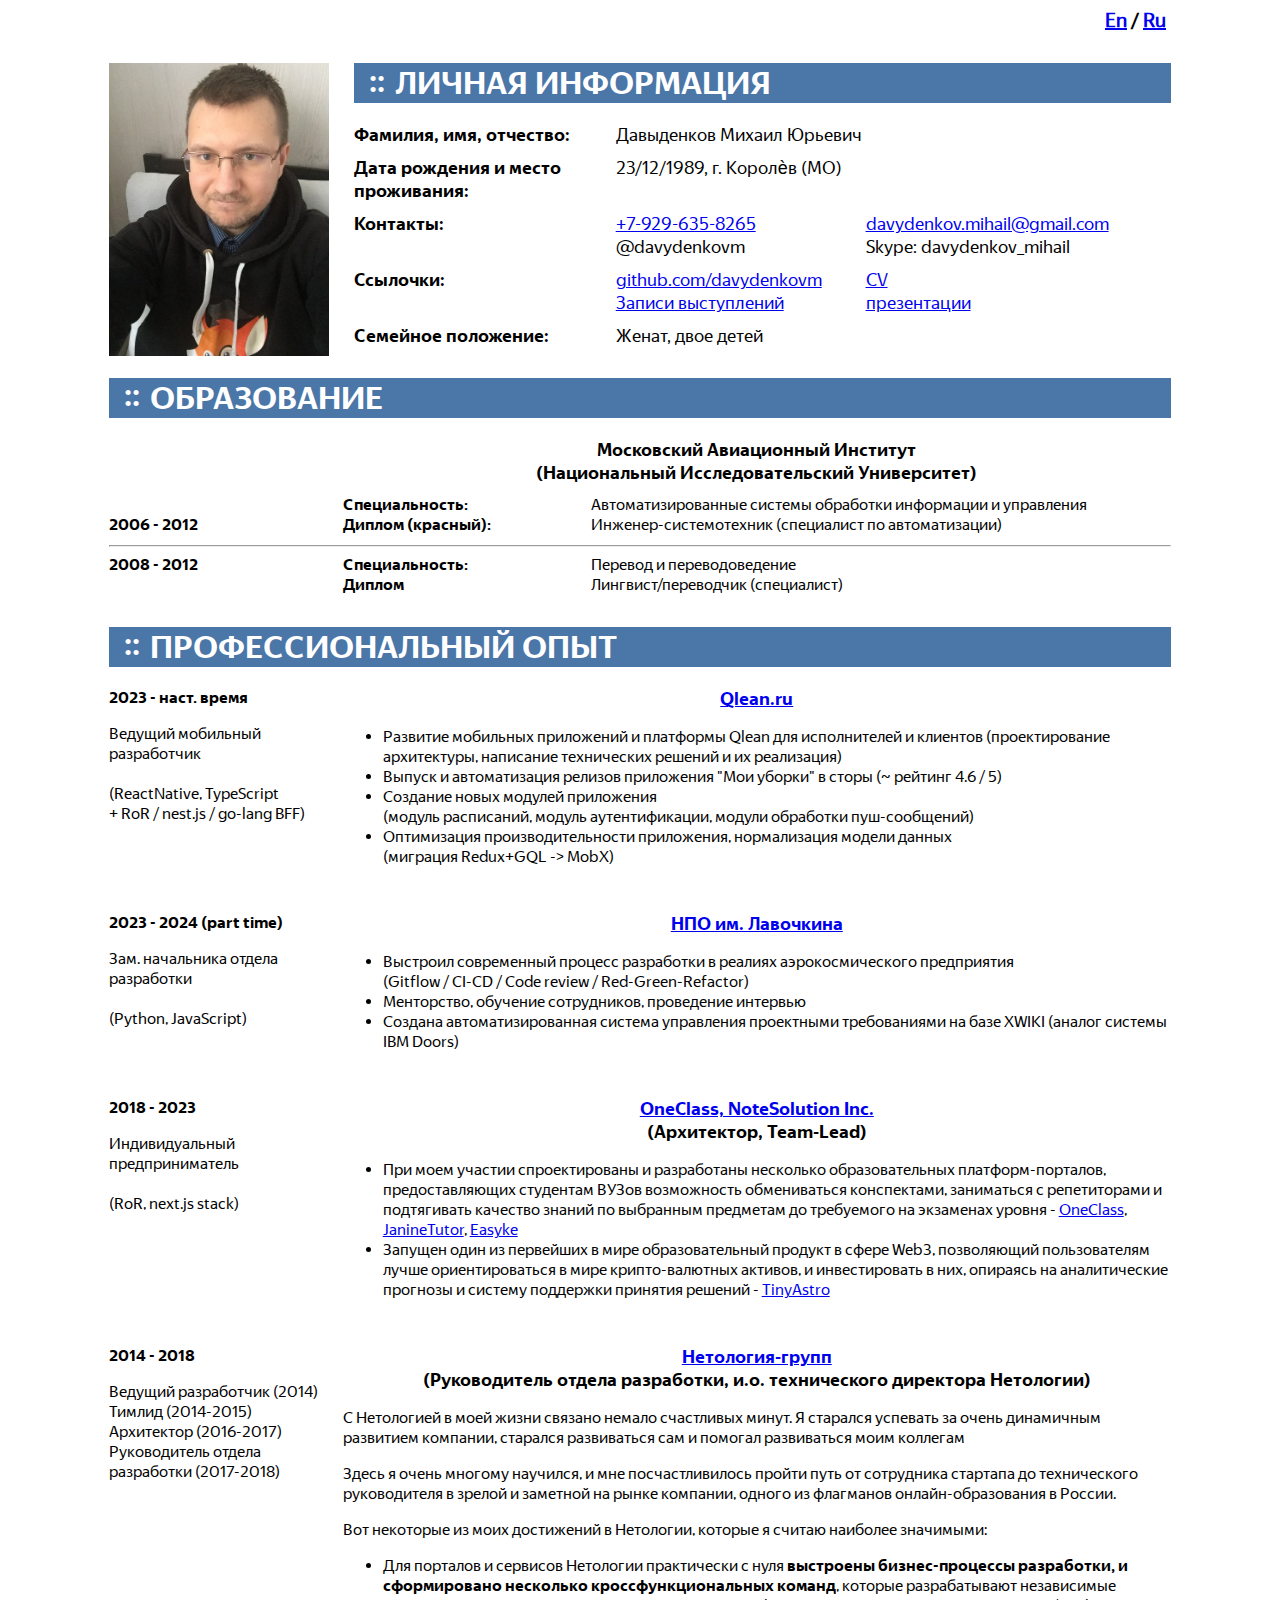
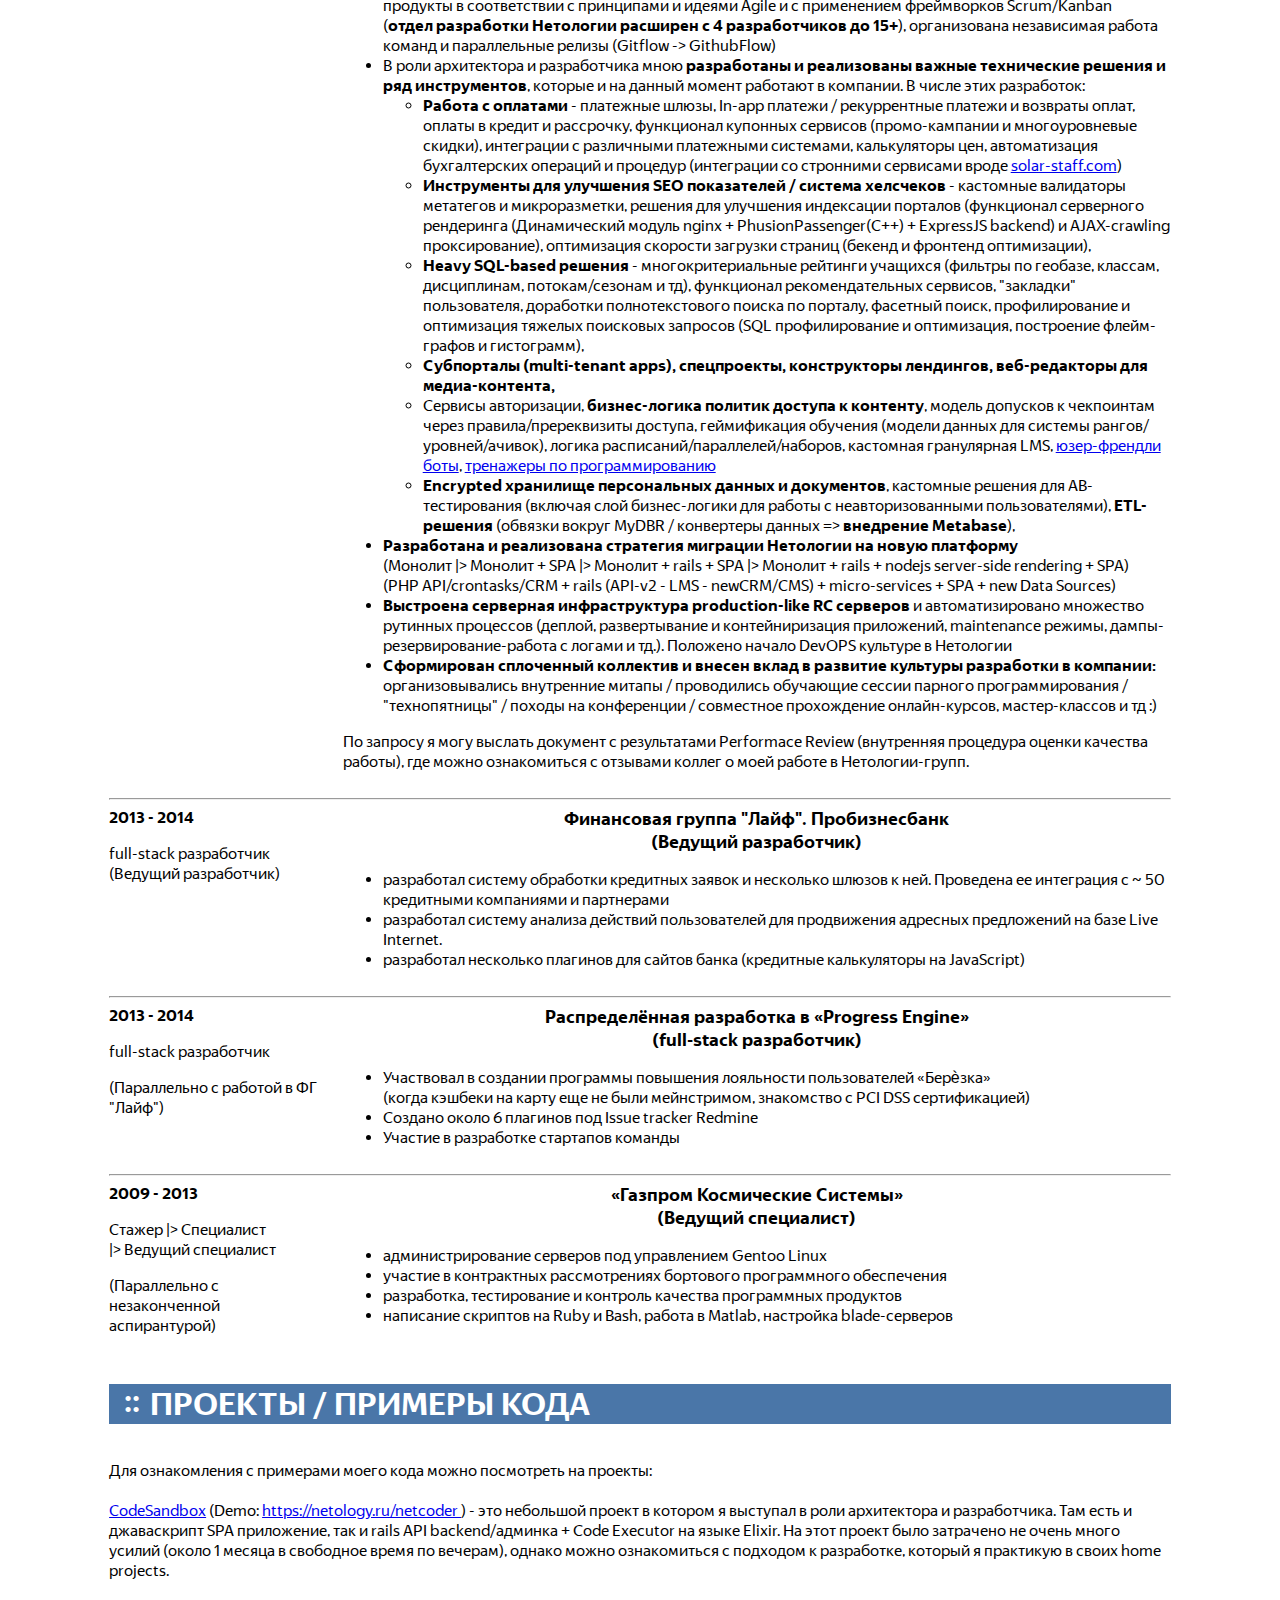
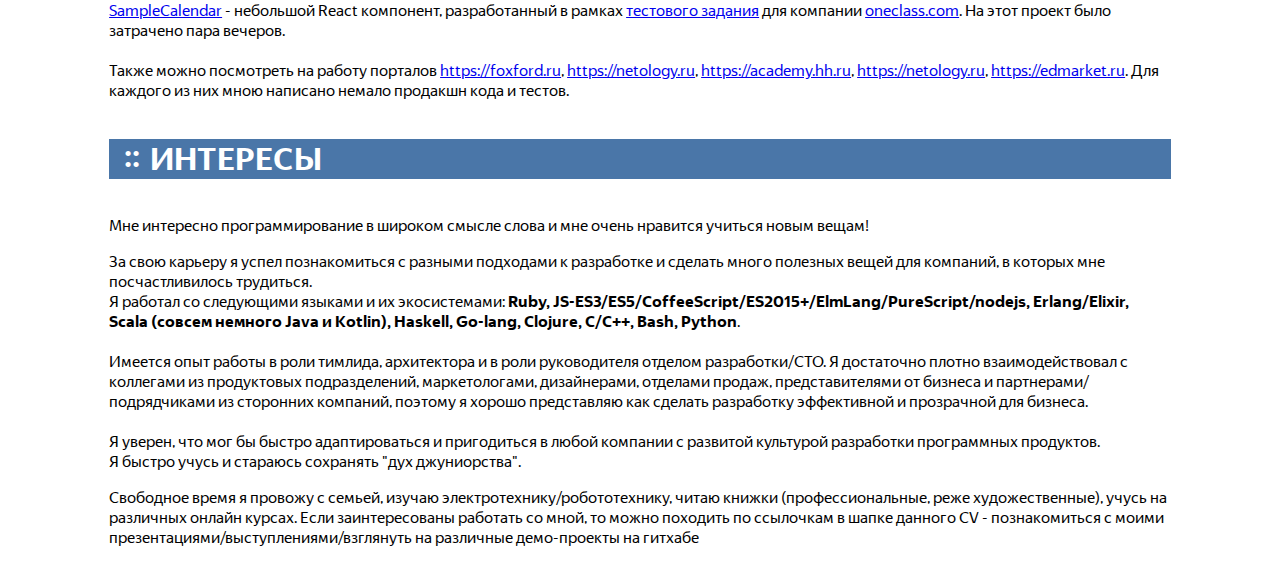
<file: index.html>
<!doctype html>
<html lang="en">
  <head>
    <meta charset="utf-8">
    <title>Davydenkov Mikhail. CV</title>
    <meta name="apple-mobile-web-app-capable" content="yes" />
    <meta name="apple-mobile-web-app-status-bar-style" content="black-translucent" />
    <meta name="viewport" content="width=device-width, initial-scale=1.0, maximum-scale=1.0, user-scalable=no, minimal-ui">

    <link rel="stylesheet" href="index.css">
  </head>

  <body>

    <div class="cv-container">
      <div class="cv-language-switcher"> <a href="index-en.html">En</a> / <a href="index.html">Ru</a> </div>
    </div>
    <div class="cv-container">
      <div class="cv-header-container">
        <div class="cv-photo">
          <!-- <img src="assets/images/MikhailDavydenkov.png" alt="Avatar" class="cv-photo-img"> -->
          <img src="assets/images/davydenkovm-photo.jfif" alt="Avatar" class="cv-photo-img">
        </div>

        <section class="cv-main-info">
          <div class="cv-title">
            <h1 class="cv-title-text cv-title-text--with-margin"> Личная информация </h1>
          </div>

          <div class="cv-main-about">
            <div class="cv-main-text--bold"> Фамилия, имя, отчество: </div>
            <div class="cv-main-text"> Давыденков Михаил Юрьевич </div>

            <div class="cv-main-text--bold"> Дата рождения и место проживания: </div>
            <div class="cv-main-text"> 23/12/1989, г. Королѐв (МО)</div>

            <div class="cv-main-text--bold"> Контакты: </div>
            <div class="cv-main-text cv-main-contacts">
              <a class="cv-contact" href="tel:+79296358265"> +7-929-635-8265 </a>
              <a class="cv-contact" href="mailto:davydenkov.mihail@gmail.com"> davydenkov.mihail@gmail.com </a>
              <span class="cv-contact"> @davydenkovm </span>
              <span class="cv-contact"> Skype: davydenkov_mihail </span>
            </div>

            <div class="cv-main-text--bold"> Cсылочки: </div>
            <div class="cv-main-text cv-main-links">
              <a href="https://github.com/DavydenkovM"> github.com/davydenkovm </a>
              <a href="https://davydenkovm.github.io"> CV </a>
              <a href="https://www.youtube.com/watch?v=UPuSjj0T1oU&list=PLLwpkN2hzL0ABdcjeujUwFb9rAgF_r3Ob"> Записи выступлений </a>
              <a href="https://davydenkovm.github.io/presentations"> презентации </a>
            </div>

            <div class="cv-main-text--bold"> Семейное положение: </div>
            <div class="cv-main-text"> Женат, двое детей </div>
          </div>
        </section>
      </div>

      <section class="cv-body-container">
        <div class="cv-body-content">
          <div class="cv-title cv-body-title">
            <h1 class="cv-title-text"> Образование </h1>
          </div>

          <div class="cv-university-record">
            <div class="cv-university-record-dates cv-university-record-dates--bottom">
              <b> 2006 - 2012 </b>
            </div>

            <div class="cv-university-record-content">
              <div class="cv-university-record-title"> Московский Авиационный Институт <br> (Национальный Исследовательский Университет)</div>

              <div class="cv-university-record-table">
                <div class="cv-university-record-text cv-university-record-text--bold">
                  <b> Специальность: </b>
                </div>
                <div class="cv-university-record-text">
                  Автоматизированные системы обработки информации и управления
                </div>

                <div class="cv-university-record-text cv-university-record-text--bold">
                  <b> Диплом (красный): </b>
                </div>
                <div class="cv-university-record-text">
                  Инженер-системотехник (специалист по автоматизации)
                </div>

              </div>
            </div>
          </div>

          <hr>

          <div class="cv-university-record">
            <div class="cv-university-record-dates">
              <b> 2008 - 2012 </b>
            </div>

            <div class="cv-university-record-content">
              <div class="cv-university-record-table">
                <div class="cv-university-record-text cv-university-record-text--bold">
                  <b> Специальность: </b>
                </div>
                <div class="cv-university-record-text">
                  Перевод и переводоведение
                </div>

                <div class="cv-university-record-text cv-university-record-text--bold">
                  <b> Диплом </b>
                </div>
                <div class="cv-university-record-text">
                  Лингвист/переводчик (специалист)
                </div>

              </div>
            </div>
          </div>
        </div>
      </section>

      <section class="cv-body-container">
        <div class="cv-body-content">
          <div class="cv-title cv-body-title">
            <h1 class="cv-title-text"> Профессиональный опыт </h1>
          </div>

          <div class="cv-job-record">
            <div class="cv-job-record-dates">
              <b> 2023 - наст. время</b>
              <p>
                Ведущий мобильный разработчик <br/><br/>(ReactNative, TypeScript <br/>+ RoR / nest.js / go-lang BFF)
              </p>
            </div>

            <div class="cv-job-record-content">
              <div class="cv-job-record-title"><a href="http://qlean.ru/">Qlean.ru</a></div>

              <div class="cv-job-record-description">
                <ul>
                  <li> Развитие мобильных приложений и платформы Qlean для исполнителей и клиентов (проектирование архитектуры, написание технических решений и их реализация)</li>
                  <li> Выпуск и автоматизация релизов приложения "Мои уборки" в сторы (~ рейтинг 4.6 / 5) </li>
                  <li> Создание новых модулей приложения <br/>(модуль расписаний, модуль аутентификации, модули обработки пуш-сообщений)</li>
                  <li> Оптимизация производительности приложения, нормализация модели данных <br/>(миграция Redux+GQL -> MobX)</li>
                </ul>
              </div>
            </div>
          </div>
          <br/>

          <div class="cv-job-record">
            <div class="cv-job-record-dates">
              <b> 2023 - 2024 (part time)</b>
              <p>
                Зам. начальника отдела разработки <br /><br />

                (Python, JavaScript)
              </p>
            </div>

            <div class="cv-job-record-content">
              <div class="cv-job-record-title"><a href="http://laspace.ru/">НПО им. Лавочкина</a></div>

              <div class="cv-job-record-description">
                <ul>
                  <li> Выстроил современный процесс разработки в реалиях аэрокосмического предприятия </br>(Gitflow / CI-CD / Code review / Red-Green-Refactor) </li>
                  <li> Менторство, обучение сотрудников, проведение интервью </li>
                  <li> Создана автоматизированная система управления проектными требованиями на базе XWIKI (аналог системы IBM Doors)</li>
                </ul>
              </div>
            </div>
          </div>

          <br/>
          <div class="cv-job-record">
            <div class="cv-job-record-dates">
              <b> 2018 - 2023 </b>
              <p>
                Индивидуальный предприниматель <br/><br/>
                (RoR, next.js stack)
              </p>
            </div>

            <div class="cv-job-record-content">
              <div class="cv-job-record-title"><a href="http://notesolution.com/">OneClass, NoteSolution Inc.</a> <br> (Архитектор, Team-Lead) </div>

              <div class="cv-job-record-description">
                <ul>
                  <li> При моем участии спроектированы и разработаны несколько образовательных платформ-порталов, предоставляющих студентам ВУЗов возможность обмениваться конспектами, заниматься с репетиторами и подтягивать качество знаний по выбранным предметам до требуемого на экзаменах уровня - <a href="https://oneclass.com">OneClass</a>, <a href="https://janinetutor.com/">JanineTutor</a>, <a href="https://www.easyke.com">Easyke</a></li>
                  <li> Запущен один из первейших в мире образовательный продукт в сфере Web3, позволяющий пользователям лучше ориентироваться в мире крипто-валютных активов, и инвестировать в них, опираясь на аналитические прогнозы и систему поддержки принятия решений - <a href="https://tinyastro.io/">TinyAstro</a></li>
                </ul>
              </div>
            </div>
          </div>

          <br/>
          <div class="cv-job-record">
            <div class="cv-job-record-dates">
              <b> 2014 - 2018 </b>
              <p>
                Ведущий разработчик (2014) <br>
                Тимлид (2014-2015) <br>
                Архитектор (2016-2017) <br>
                Руководитель отдела разработки (2017-2018)
              </p>
            </div>

            <div class="cv-job-record-content">
              <div class="cv-job-record-title"> <a href="https://netology.ru"> Нетология-групп </a> <br> (Руководитель отдела разработки, и.о. технического директора Нетологии)
              </div>

              <div class="cv-job-record-description">
                <p>
                С Нетологией в моей жизни связано немало счастливых минут. Я старался успевать за очень динамичным развитием компании, старался развиваться сам и помогал развиваться моим коллегам
                </p>
                <p>
                  Здесь я очень многому научился, и мне посчастливилось пройти путь от сотрудника стартапа до технического руководителя в зрелой и заметной на рынке компании, одного из флагманов онлайн-образования в России.
                </p>

                <p>
                  Вот некоторые из моих достижений в Нетологии, которые я считаю наиболее значимыми:
                </p>

                <ul>
                  <li> Для порталов и сервисов Нетологии практически с нуля <b> выстроены бизнес-процессы разработки, и сформировано несколько кроссфункциональных команд</b>, которые разрабатывают независимые продукты в соответствии с принципами и идеями Agile и с применением фреймворков Scrum/Kanban <br> (<b>отдел разработки Нетологии расширен с 4 разработчиков до 15+</b>), организована независимая работа команд и параллельные релизы (Gitflow -> GithubFlow) </li>
                  <li> В роли архитектора и разработчика мною <b> разработаны и реализованы важные технические решения и ряд инструментов</b>, которые и на данный момент работают в компании. В числе этих разработок:
                    <ul>
                      <li> <b> Работа с оплатами </b> - платежные шлюзы, In-app платежи / рекуррентные платежи и возвраты оплат, оплаты в кредит и рассрочку, функционал купонных сервисов (промо-кампании и многоуровневые скидки), интеграции с различными платежными системами, калькуляторы цен, автоматизация бухгалтерских операций и процедур (интеграции со стронними сервисами вроде <a href="https://www.solar-staff.com/">solar-staff.com</a>)</li>
                      <li> <b> Инструменты для улучшения SEO показателей / система хелсчеков</b> - кастомные валидаторы метатегов и микроразметки, решения для улучшения индексации порталов (функционал серверного рендеринга (Динамический модуль nginx + PhusionPassenger(C++) + ExpressJS backend) и AJAX-crawling проксирование), оптимизация скорости загрузки страниц (бекенд и фронтенд оптимизации), </li>
                      <li> <b> Heavy SQL-based решения </b> - многокритериальные рейтинги учащихся (фильтры по геобазе, классам, дисциплинам, потокам/сезонам и тд), функционал рекомендательных сервисов, "закладки" пользователя, доработки полнотекстового поиска по порталу, фасетный поиск, профилирование и оптимизация тяжелых поисковых запросов (SQL профилирование и оптимизация, построение флейм-графов и гистограмм), </li>
                      <li> <b> Субпорталы (multi-tenant apps), спецпроекты, конструкторы лендингов, веб-редакторы для медиа-контента, </b> </li>
                      <li> Сервисы авторизации, <b> бизнес-логика политик доступа к контенту</b>, модель допусков к чекпоинтам через правила/пререквизиты доступа, геймификация обучения (модели данных для системы рангов/уровней/ачивок), логика расписаний/параллелей/наборов, кастомная гранулярная LMS, <a href="https://github.com/DavydenkovM/sokrat"> юзер-френдли боты</a>, <a href="https://netology.ru/netcoder">тренажеры по программированию</a> </li>
                      <li> <b> Encrypted хранилище персональных данных и документов</b>, кастомные решения для AB-тестирования (включая слой бизнес-логики для работы с неавторизованными пользователями), <b> ETL-решения </b> (обвязки вокруг MyDBR / конвертеры данных => <b>внедрение Metabase</b>), </li>
                    </ul>
                  </li>
                  <li> <b> Разработана и реализована стратегия миграции Нетологии на новую платформу </b> <br>
                      (Монолит |> Монолит + SPA |> Монолит + rails + SPA |> Монолит + rails + nodejs server-side rendering + SPA) <br>
                      (PHP API/crontasks/CRM + rails (API-v2 - LMS - newCRM/CMS) + micro-services + SPA + new Data Sources)
                    <!-- <br> (<br> Если кому интересно, -->
                    <!-- PHP монолит был разделен на независимый фронтенд и бекенд, <br> фронтенд переписан на современный React стэк, <br> -->
                    <!-- Старый бекенд был разделен на три отдельных бекенда (бизнес-логика переписана на Ruby on Rails, серверный рендеринг реализован на связке Nginx + PhusionPassenger + Node.js, PHP часть доживает последние месяцы в виде CRON задач и ряда JSON API endpoints) -->
                    <!-- лг -->
                    <!-- <br> ) -->
                  </li>
                  <li> <b> Выстроена серверная инфраструктура production-like RC серверов </b> и автоматизировано множество рутинных процессов (деплой, развертывание и контейниризация приложений, maintenance режимы, дампы-резервирование-работа с логами и тд.). Положено начало DevOPS культуре в Нетологии </li>
                  <li> <b> Сформирован сплоченный коллектив и внесен вклад в развитие культуры разработки в компании:</b> организовывались внутренние митапы / проводились обучающие сессии парного программирования / "технопятницы" / походы на конференции / совместное прохождение онлайн-курсов, мастер-классов и тд :) </li>
                </ul>

                <p>
                  По запросу я могу выслать документ с результатами Performace Review (внутренняя процедура оценки качества работы), где можно ознакомиться с отзывами коллег о моей работе в Нетологии-групп.
                </p>
              </div>
            </div>
          </div>

          <hr>

          <div class="cv-job-record">
            <div class="cv-job-record-dates">
              <b> 2013 - 2014 </b>
              <p>
                full-stack разработчик <br>
                (Ведущий разработчик)
              </p>
            </div>

            <div class="cv-job-record-content">
              <div class="cv-job-record-title"> Финансовая группа "Лайф". Пробизнесбанк <br> (Ведущий разработчик)</div>

              <div class="cv-job-record-description">
                <ul>
                  <li> разработал систему обработки кредитных заявок и несколько шлюзов к ней. Проведена ее интеграция с ~ 50 кредитными компаниями и партнерами</li>
                  <li> разработал систему анализа действий пользователей для продвижения адресных предложений на базе Live Internet. </li>
                  <li> разработал несколько плагинов для сайтов банка (кредитные калькуляторы на JavaScript) </li>
                </ul>
              </div>
            </div>
          </div>

          <hr>

          <div class="cv-job-record">
            <div class="cv-job-record-dates">
              <b> 2013 - 2014 </b>
              <p>
                full-stack разработчик
              </p>

              <p>
                (Параллельно с работой в ФГ "Лайф")
              </p>
            </div>

            <div class="cv-job-record-content">
              <div class="cv-job-record-title"> Распределённая разработка в «Progress Engine» <br> (full-stack разработчик) </div>

              <div class="cv-job-record-description">
                <ul>
                  <li> Участвовал в создании программы повышения лояльности пользователей «Берѐзка» <br> (когда кэшбеки на карту еще не были мейнстримом, знакомство с PCI DSS сертификацией) </li>
                  <li> Создано около 6 плагинов под Issue tracker Redmine </li>
                  <li> Участие в разработке стартапов команды </li>
                </ul>
              </div>
            </div>
          </div>

          <hr>

          <div class="cv-job-record">
            <div class="cv-job-record-dates">
              <b> 2009 - 2013 </b>

              <p>
              Cтажер |> Специалист <br> |> Ведущий специалист
              </p>

              <p>
                (Параллельно с незаконченной аспирантурой)
              </p>
            </div>

            <div class="cv-job-record-content">
              <div class="cv-job-record-title"> «Газпром Космические Системы» <br> (Ведущий специалист) </div>

              <div class="cv-job-record-description">
                <ul>
                  <li> администрирование серверов под управлением Gentoo Linux </li>
                  <li> участие в контрактных рассмотрениях бортового программного обеспечения </li>
                  <li> разработка, тестирование и контроль качества программных продуктов </li>
                  <li> написание скриптов на Ruby и Bash, работа в Matlab, настройка blade-серверов </li>
                </ul>
              </div>
            </div>
          </div>
        </div>
      </section>

      <section class="cv-body-container">
        <div class="cv-body-content">
          <div class="cv-title cv-body-title">
            <h1 class="cv-title-text"> Проекты / Примеры кода </h1>
          </div>

          <p>
          Для ознакомления с примерами моего кода можно посмотреть на проекты: <br> <br> <a href="https://bitbucket.org/DavydenkovM/code_sandbox/overview">CodeSandbox</a> (Demo: <a href='https://netology.ru/netcoder'> https://netology.ru/netcoder </a>) - это небольшой проект в котором я выступал в роли архитектора и разработчика.  Там есть и джаваскрипт SPA приложение, так и rails API backend/админка + Code Executor на языке Elixir.
          На этот проект было затрачено не очень много усилий (около 1 месяца в свободное время по вечерам), однако можно ознакомиться с подходом к разработке, который я практикую в своих home projects.

          <br> <br>

          <a href="https://bitbucket.org/DavydenkovM/sample-calendar/overview">SampleCalendar</a> - небольшой React компонент, разработанный в рамках <a href="https://github.com/notesolution/front-end-oc-task">тестового задания</a> для компании <a href="https://oneclass.com">oneclass.com</a>.
          На этот проект было затрачено пара вечеров.

            <br> <br>

            Также можно посмотреть на работу порталов <a href="http://foxford.ru">https://foxford.ru</a>, <a href="https://netology.ru">https://netology.ru</a>, <a href="https://academy.hh.ru">https://academy.hh.ru</a>, <a href="https://edmarket.ru">https://netology.ru</a>, <a href="https://edmarket.ru">https://edmarket.ru</a>. Для каждого из них мною написано немало продакшн кода и тестов.
          </p>
        </div>
      </section>

      <section class="cv-body-container">
        <div class="cv-body-content">
          <div class="cv-title cv-body-title">
            <h1 class="cv-title-text"> Интересы </h1>
          </div>

          <p>
            Мне интересно программирование в широком смысле слова и мне очень нравится учиться новым вещам!
          </p>

          <p>
          За свою карьеру я успел познакомиться с разными подходами к разработке и сделать много полезных вещей для компаний, в которых мне посчастливилось трудиться. <br> Я работал со следующими языками и их экосистемами: <b> Ruby, JS-ES3/ES5/CoffeeScript/ES2015+/ElmLang/PureScript/nodejs, Erlang/Elixir, Scala (совсем немного Java и Kotlin), Haskell, Go-lang, Clojure, C/C++, Bash, Python</b>. <br> <br> Имеется опыт работы в роли тимлида, архитектора и в роли руководителя отделом разработки/CTO. Я достаточно плотно взаимодействовал с коллегами из продуктовых подразделений, маркетологами, дизайнерами, отделами продаж, представителями от бизнеса и партнерами/подрядчиками из сторонних компаний, поэтому я хорошо представляю как сделать разработку эффективной и прозрачной для бизнеса.<br> <br>
          Я уверен, что мог бы быстро адаптироваться и пригодиться в любой компании с развитой культурой разработки программных продуктов.
          <br> Я быстро учусь и стараюсь сохранять "дух джуниорства".
          </p>

          <p>
          Свободное время я провожу с семьей, изучаю электротехнику/робототехнику, читаю книжки (профессиональные, реже художественные), учусь на различных онлайн курсах. Если заинтересованы работать со мной, то можно походить по ссылочкам в шапке данного CV - познакомиться с моими презентациями/выступлениями/взглянуть на различные демо-проекты на гитхабе
          </p>
        </div>
      </section>
    </div>
  </body>
</html>
</file>
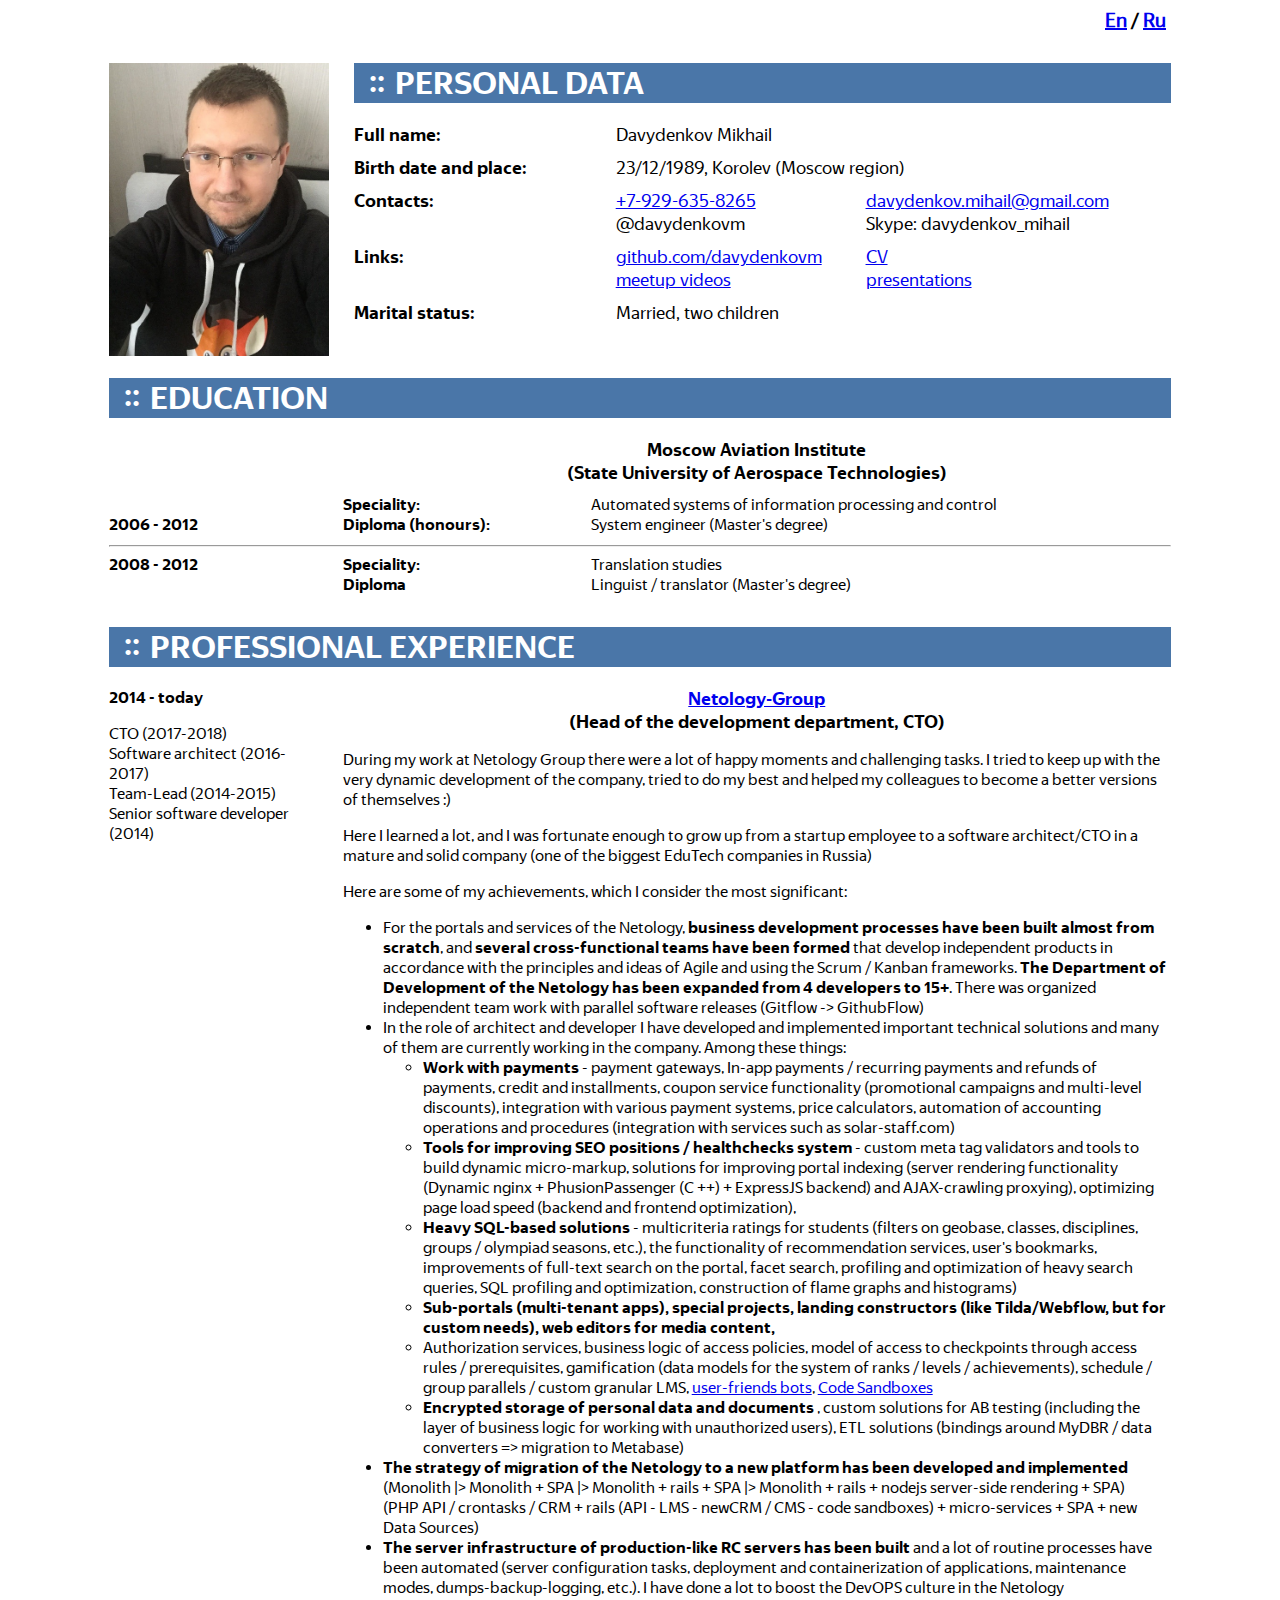
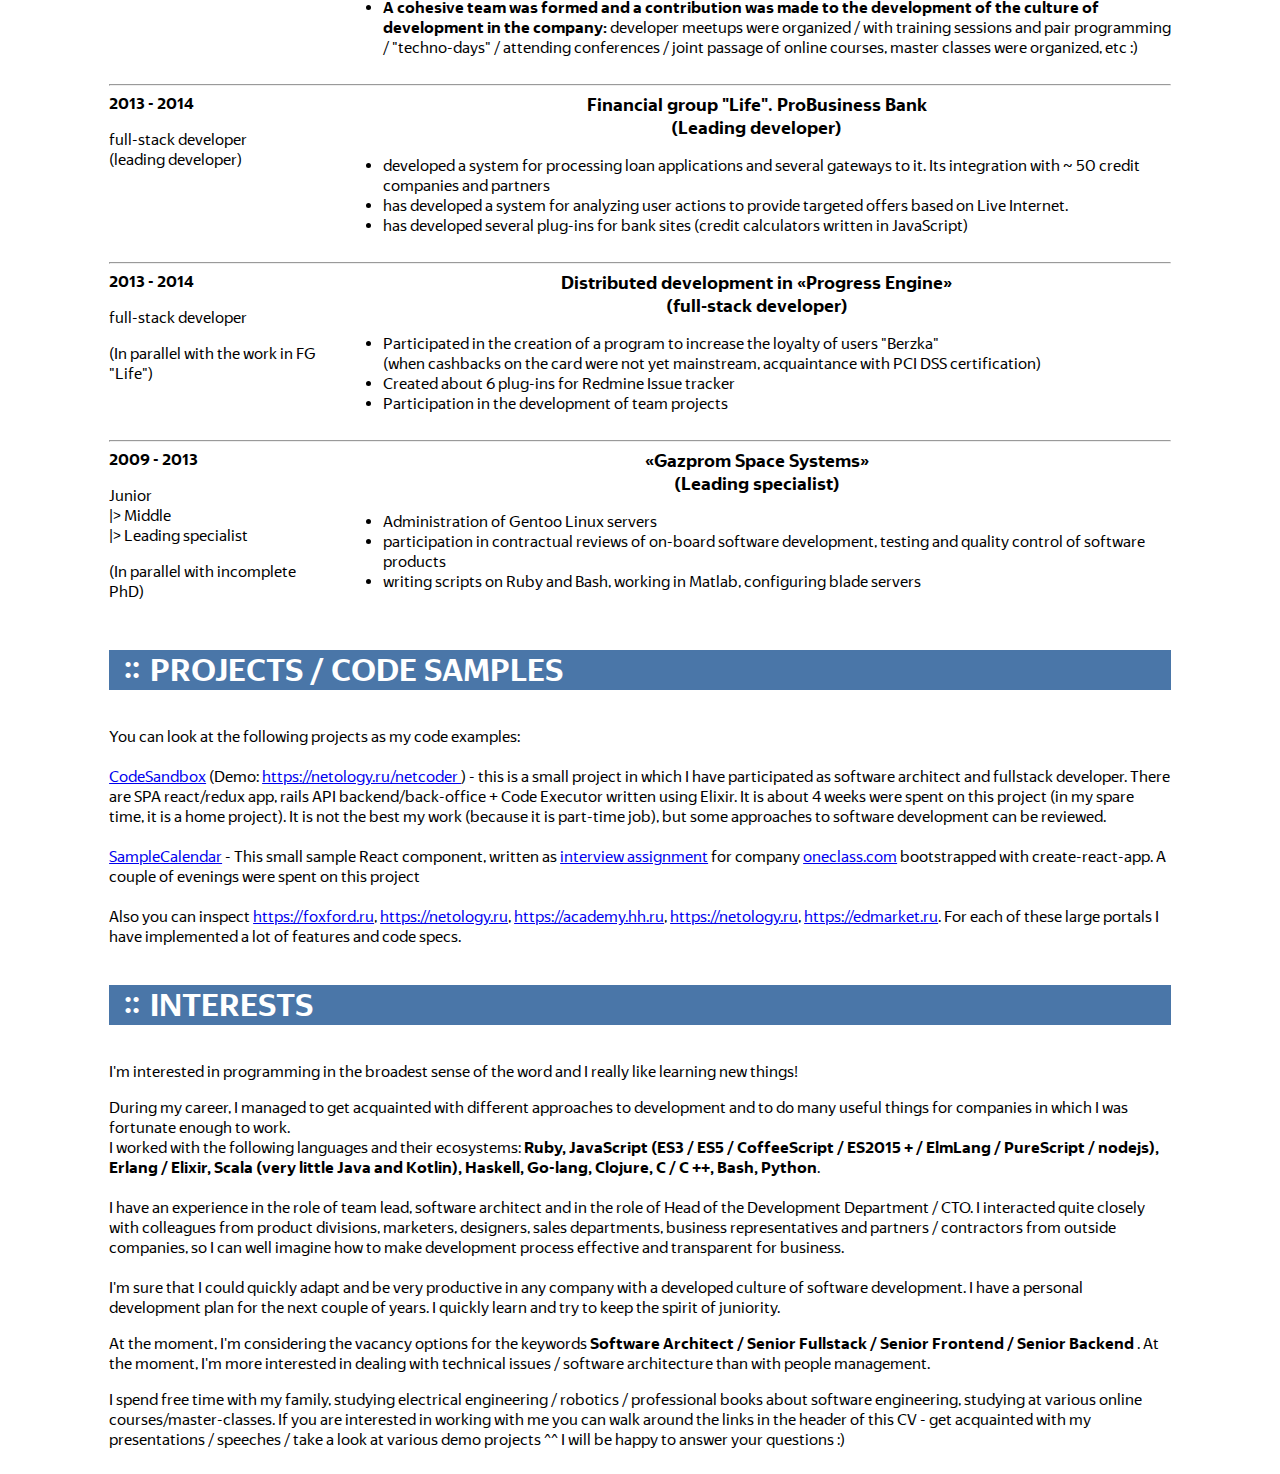
<file: index-en.html>
<!doctype html>
<html lang="en">
  <head>
    <meta charset="utf-8">
    <title>Davydenkov Mikhail. CV</title>
    <meta name="apple-mobile-web-app-capable" content="yes" />
    <meta name="apple-mobile-web-app-status-bar-style" content="black-translucent" />
    <meta name="viewport" content="width=device-width, initial-scale=1.0, maximum-scale=1.0, user-scalable=no, minimal-ui">

    <link rel="stylesheet" href="index.css">
  </head>

  <body>
    <div class="cv-container">
      <div class="cv-language-switcher"> <a href="index-en.html">En</a> / <a href="index.html">Ru</a> </div>
    </div>
    <div class="cv-container">
      <div class="cv-header-container">
        <!-- <h1 class="cv-title">Личная информация</h1> -->

        <div class="cv-photo">
          <!-- <img src="assets/images/MikhailDavydenkov.png" alt="Avatar" class="cv-photo-img"> -->
          <img src="assets/images/davydenkovm-photo.jfif" alt="Avatar" class="cv-photo-img">
        </div>

        <section class="cv-main-info">
          <div class="cv-title">
            <h1 class="cv-title-text cv-title-text--with-margin"> Personal data </h1>
          </div>

          <div class="cv-main-about">
            <div class="cv-main-text--bold"> Full name: </div>
            <div class="cv-main-text"> Davydenkov Mikhail </div>

            <div class="cv-main-text--bold"> Birth date and place: </div>
            <div class="cv-main-text"> 23/12/1989, Korolev (Moscow region)</div>

            <div class="cv-main-text--bold"> Contacts: </div>
            <div class="cv-main-text cv-main-contacts">
              <a class="cv-contact" href="tel:+79296358265"> +7-929-635-8265 </a>
              <a class="cv-contact" href="mailto:davydenkov.mihail@gmail.com"> davydenkov.mihail@gmail.com </a>
              <span class="cv-contact"> @davydenkovm </span>
              <span class="cv-contact"> Skype: davydenkov_mihail </span>
            </div>

            <div class="cv-main-text--bold"> Links: </div>
            <div class="cv-main-text cv-main-links">
              <a href="https://github.com/DavydenkovM">github.com/davydenkovm</a>
              <a href="https://davydenkovm.github.io/index.html">CV</a>
              <a href="https://www.youtube.com/watch?v=UPuSjj0T1oU&list=PLLwpkN2hzL0ABdcjeujUwFb9rAgF_r3Ob">meetup videos</a>
              <a href="https://davydenkovm.github.io/presentations">presentations</a>
            </div>

            <div class="cv-main-text--bold"> Marital status: </div>
            <div class="cv-main-text"> Married, two children </div>
          </div>
        </section>
      </div>

      <section class="cv-body-container">
        <div class="cv-body-content">
          <div class="cv-title cv-body-title">
            <h1 class="cv-title-text"> Education </h1>
          </div>

          <div class="cv-university-record">
            <div class="cv-university-record-dates cv-university-record-dates--bottom">
              <b> 2006 - 2012 </b>
            </div>

            <div class="cv-university-record-content">
              <div class="cv-university-record-title"> Moscow Aviation Institute <br> (State University of Aerospace Technologies) </div>

              <div class="cv-university-record-table">
                <div class="cv-university-record-text cv-university-record-text--bold">
                  <b> Speciality: </b>
                </div>
                <div class="cv-university-record-text">
                  Automated systems of information processing and control
                </div>

                <div class="cv-university-record-text cv-university-record-text--bold">
                  <b> Diploma (honours): </b>
                </div>
                <div class="cv-university-record-text">
                  System engineer (Master's degree)
                </div>

              </div>
            </div>
          </div>

          <hr>

          <div class="cv-university-record">
            <div class="cv-university-record-dates">
              <b> 2008 - 2012 </b>
            </div>

            <div class="cv-university-record-content">
              <div class="cv-university-record-table">
                <div class="cv-university-record-text cv-university-record-text--bold">
                  <b> Speciality: </b>
                </div>
                <div class="cv-university-record-text">
                  Translation studies
                </div>

                <div class="cv-university-record-text cv-university-record-text--bold">
                  <b> Diploma </b>
                </div>
                <div class="cv-university-record-text">
                  Linguist / translator (Master's degree)
                </div>

              </div>
            </div>
          </div>
        </div>
      </section>

      <section class="cv-body-container">
        <div class="cv-body-content">
          <div class="cv-title cv-body-title">
            <h1 class="cv-title-text"> Professional experience </h1>
          </div>

          <div class="cv-job-record">
            <div class="cv-job-record-dates">
              <b> 2014 - today </b>
              <p>
                CTO (2017-2018) <br>
                Software architect (2016-2017) <br>
                Team-Lead (2014-2015) <br>
                Senior software developer (2014)
              </p>
            </div>

            <div class="cv-job-record-content">
              <div class="cv-job-record-title"> <a href="https://netology.ru">Netology-Group</a> <br> (Head of the development department, CTO)
              </div>

              <div class="cv-job-record-description">
                <p>
                During my work at Netology Group there were a lot of happy moments and challenging tasks. I tried to keep up with the very dynamic development of the company, tried to do my best and helped my colleagues to become a better versions of themselves :)
                </p>
                <p>
                Here I learned a lot, and I was fortunate enough to grow up from a startup employee to a software architect/CTO in a mature and solid company (one of the biggest EduTech companies in Russia)
                </p>

                <p>
                  Here are some of my achievements, which I consider the most significant:
                </p>

                <ul>
                  <li>
                    For the portals and services of the Netology, <b> business development processes have been built almost from scratch</b>, and <b>several cross-functional teams have been formed </b> that develop independent products in accordance with the principles and ideas of Agile and using the Scrum / Kanban frameworks. <b>The Department of Development of the Netology has been expanded from 4 developers to 15+</b>. There was organized independent team work with parallel software releases (Gitflow -> GithubFlow)
                  </li>

                  <li>
                    In the role of architect and developer I have developed and implemented important technical solutions and many of them are currently working in the company. Among these things:
                    <ul>
                      <li>
                        <b> Work with payments </b> - payment gateways, In-app payments / recurring payments and refunds of payments, credit and installments, coupon service functionality (promotional campaigns and multi-level discounts), integration with various payment systems, price calculators, automation of accounting operations and procedures (integration with services such as solar-staff.com)
                      </li>

                      <li>
                        <b> Tools for improving SEO positions / healthchecks system </b> - custom meta tag validators and tools to build dynamic micro-markup, solutions for improving portal indexing (server rendering functionality (Dynamic nginx + PhusionPassenger (C ++) + ExpressJS backend) and AJAX-crawling proxying), optimizing page load speed (backend and frontend optimization),
                      </li>

                      <li>
                        <b> Heavy SQL-based solutions </b> - multicriteria ratings for students (filters on geobase, classes, disciplines, groups / olympiad seasons, etc.), the functionality of recommendation services, user's bookmarks, improvements of full-text search on the portal, facet search, profiling and optimization of heavy search queries, SQL profiling and optimization, construction of flame graphs and histograms)
                      </li>
                      <li>
                        <b> Sub-portals (multi-tenant apps), special projects, landing constructors (like Tilda/Webflow, but for custom needs), web editors for media content, </b>
                      </li>
                      <li>
                        Authorization services, business logic of access policies, model of access to checkpoints through access rules / prerequisites, gamification (data models for the system of ranks / levels / achievements), schedule / group parallels / custom granular LMS, <a href="https://github.com/DavydenkovM/sokrat">user-friends bots</a>, <a href="https://netology.ru/netcoder">Code Sandboxes</a> </li>
                      <li>
                        <b> Encrypted storage of personal data and documents </b>, custom solutions for AB testing (including the layer of business logic for working with unauthorized users), ETL solutions (bindings around MyDBR / data converters => migration to Metabase)
                      </li>
                    </ul>
                  </li>
                  <li>
                    <b> The strategy of migration of the Netology to a new platform has been developed and implemented </b>
                    (Monolith |> Monolith + SPA |> Monolith + rails + SPA |> Monolith + rails + nodejs server-side rendering + SPA) <br>
                    (PHP API / crontasks / CRM + rails (API - LMS - newCRM / CMS - code sandboxes) + micro-services + SPA + new Data Sources)
                  </li>
                  <li>
                    <b> The server infrastructure of production-like RC servers has been built </b> and a lot of routine processes have been automated (server configuration tasks, deployment and containerization of applications, maintenance modes, dumps-backup-logging, etc.). I have done a lot to boost the DevOPS culture in the Netology
                  </li>
                  <li>
                    <b> A cohesive team was formed and a contribution was made to the development of the culture of development in the company:</b> developer meetups were organized / with training sessions and pair programming / "techno-days" / attending conferences / joint passage of online courses, master classes were organized, etc :)
                  </li>
                </ul>
              </div>
            </div>
          </div>

          <hr>

          <div class="cv-job-record">
            <div class="cv-job-record-dates">
              <b> 2013 - 2014 </b>
              <p>
                full-stack developer <br>
                (leading developer)
              </p>
            </div>

            <div class="cv-job-record-content">
              <div class="cv-job-record-title"> Financial group "Life". ProBusiness Bank<br> (Leading developer)</div>

              <div class="cv-job-record-description">
                <ul>
                  <li> developed a system for processing loan applications and several gateways to it. Its integration with ~ 50 credit companies and partners </li>
                  <li> has developed a system for analyzing user actions to provide targeted offers based on Live Internet. </li>
                  <li> has developed several plug-ins for bank sites (credit calculators written in JavaScript) </li>
                </ul>
              </div>
            </div>
          </div>

          <hr>

          <div class="cv-job-record">
            <div class="cv-job-record-dates">
              <b> 2013 - 2014 </b>
              <p>
                full-stack developer
              </p>

              <p>
                (In parallel with the work in FG "Life")
              </p>
            </div>

            <div class="cv-job-record-content">
              <div class="cv-job-record-title"> Distributed development in «Progress Engine» <br> (full-stack developer) </div>

              <div class="cv-job-record-description">
                <ul>
                  <li> Participated in the creation of a program to increase the loyalty of users "Berzka" <br>
                  (when cashbacks on the card were not yet mainstream, acquaintance with PCI DSS certification) </li>
                  <li> Created about 6 plug-ins for Redmine Issue tracker </li>
                  <li> Participation in the development of team projects </li>
                </ul>
              </div>
            </div>
          </div>

          <hr>

          <div class="cv-job-record">
            <div class="cv-job-record-dates">
              <b> 2009 - 2013 </b>

              <p>
              Junior <br> |> Middle <br> |> Leading specialist
              </p>

              <p>
                (In parallel with incomplete PhD)
              </p>
            </div>

            <div class="cv-job-record-content">
              <div class="cv-job-record-title"> «Gazprom Space Systems» <br> (Leading specialist) </div>

              <div class="cv-job-record-description">
                <ul>
                  <li> Administration of Gentoo Linux servers</li>
                  <li> participation in contractual reviews of on-board software development, testing and quality control of software products </li>
                  <li> writing scripts on Ruby and Bash, working in Matlab, configuring blade servers </li>
                </ul>
              </div>
            </div>
          </div>
        </div>
      </section>

      <section class="cv-body-container">
        <div class="cv-body-content">
          <div class="cv-title cv-body-title">
            <h1 class="cv-title-text"> Projects / Code Samples </h1>
          </div>

          <p>
          You can look at the following projects as my code examples: <br> <br> <a href="https://bitbucket.org/DavydenkovM/code_sandbox/overview">CodeSandbox</a> (Demo: <a href='https://netology.ru/netcoder'> https://netology.ru/netcoder </a>) - this is a small project in which I have participated as software architect and fullstack developer. There are SPA react/redux app, rails API backend/back-office + Code Executor written using Elixir.
          It is about 4 weeks were spent on this project (in my spare time, it is a home project). It is not the best my work (because it is part-time job), but some approaches to software development can be reviewed.

          <br> <br>

          <a href="https://bitbucket.org/DavydenkovM/sample-calendar/overview">SampleCalendar</a> - This small sample React component, written as <a href="https://github.com/notesolution/front-end-oc-task">interview assignment</a> for company <a href="https://oneclass.com">oneclass.com</a> bootstrapped with create-react-app. A couple of evenings were spent on this project

            <br> <br>

            Also you can inspect <a href="http://foxford.ru">https://foxford.ru</a>, <a href="https://netology.ru">https://netology.ru</a>, <a href="https://academy.hh.ru">https://academy.hh.ru</a>, <a href="https://edmarket.ru">https://netology.ru</a>, <a href="https://edmarket.ru">https://edmarket.ru</a>. For each of these large portals I have implemented a lot of features and code specs.
          </p>
        </div>
      </section>

      <section class="cv-body-container">
        <div class="cv-body-content">
          <div class="cv-title cv-body-title">
            <h1 class="cv-title-text"> Interests </h1>
          </div>

          <p>
            I'm interested in programming in the broadest sense of the word and I really like learning new things!
          </p>

          <p>
          During my career, I managed to get acquainted with different approaches to development and to do many useful things for companies in which I was fortunate enough to work. <br>
          I worked with the following languages and their ecosystems: <b> Ruby, JavaScript (ES3 / ES5 / CoffeeScript / ES2015 + / ElmLang / PureScript / nodejs), Erlang / Elixir, Scala (very little Java and Kotlin), Haskell, Go-lang, Clojure, C / C ++, Bash, Python</b>. <br> <br>

          I have an experience in the role of team lead, software architect and in the role of Head of the Development Department / CTO. I interacted quite closely with colleagues from product divisions, marketers, designers, sales departments, business representatives and partners / contractors from outside companies, so I can well imagine how to make development process effective and transparent for business. <br> <br>

          I'm sure that I could quickly adapt and be very productive in any company with a developed culture of software development.
          I have a personal development plan for the next couple of years. I quickly learn and try to keep the spirit of juniority. <br>
          </p>

          <p>
          At the moment, I'm considering the vacancy options for the keywords <b> Software Architect / Senior Fullstack / Senior Frontend / Senior Backend </b>. At the moment, I'm more interested in dealing with technical issues / software architecture than with people management.
          </p>

          <p>
          I spend free time with my family, studying electrical engineering / robotics / professional books about software engineering, studying at various online courses/master-classes. If you are interested in working with me you can walk around the links in the header of this CV - get acquainted with my presentations / speeches / take a look at various demo projects ^^ I will be happy to answer your questions :)
          </p>
        </div>
      </section>
    </div>
  </body>
</html>
</file>
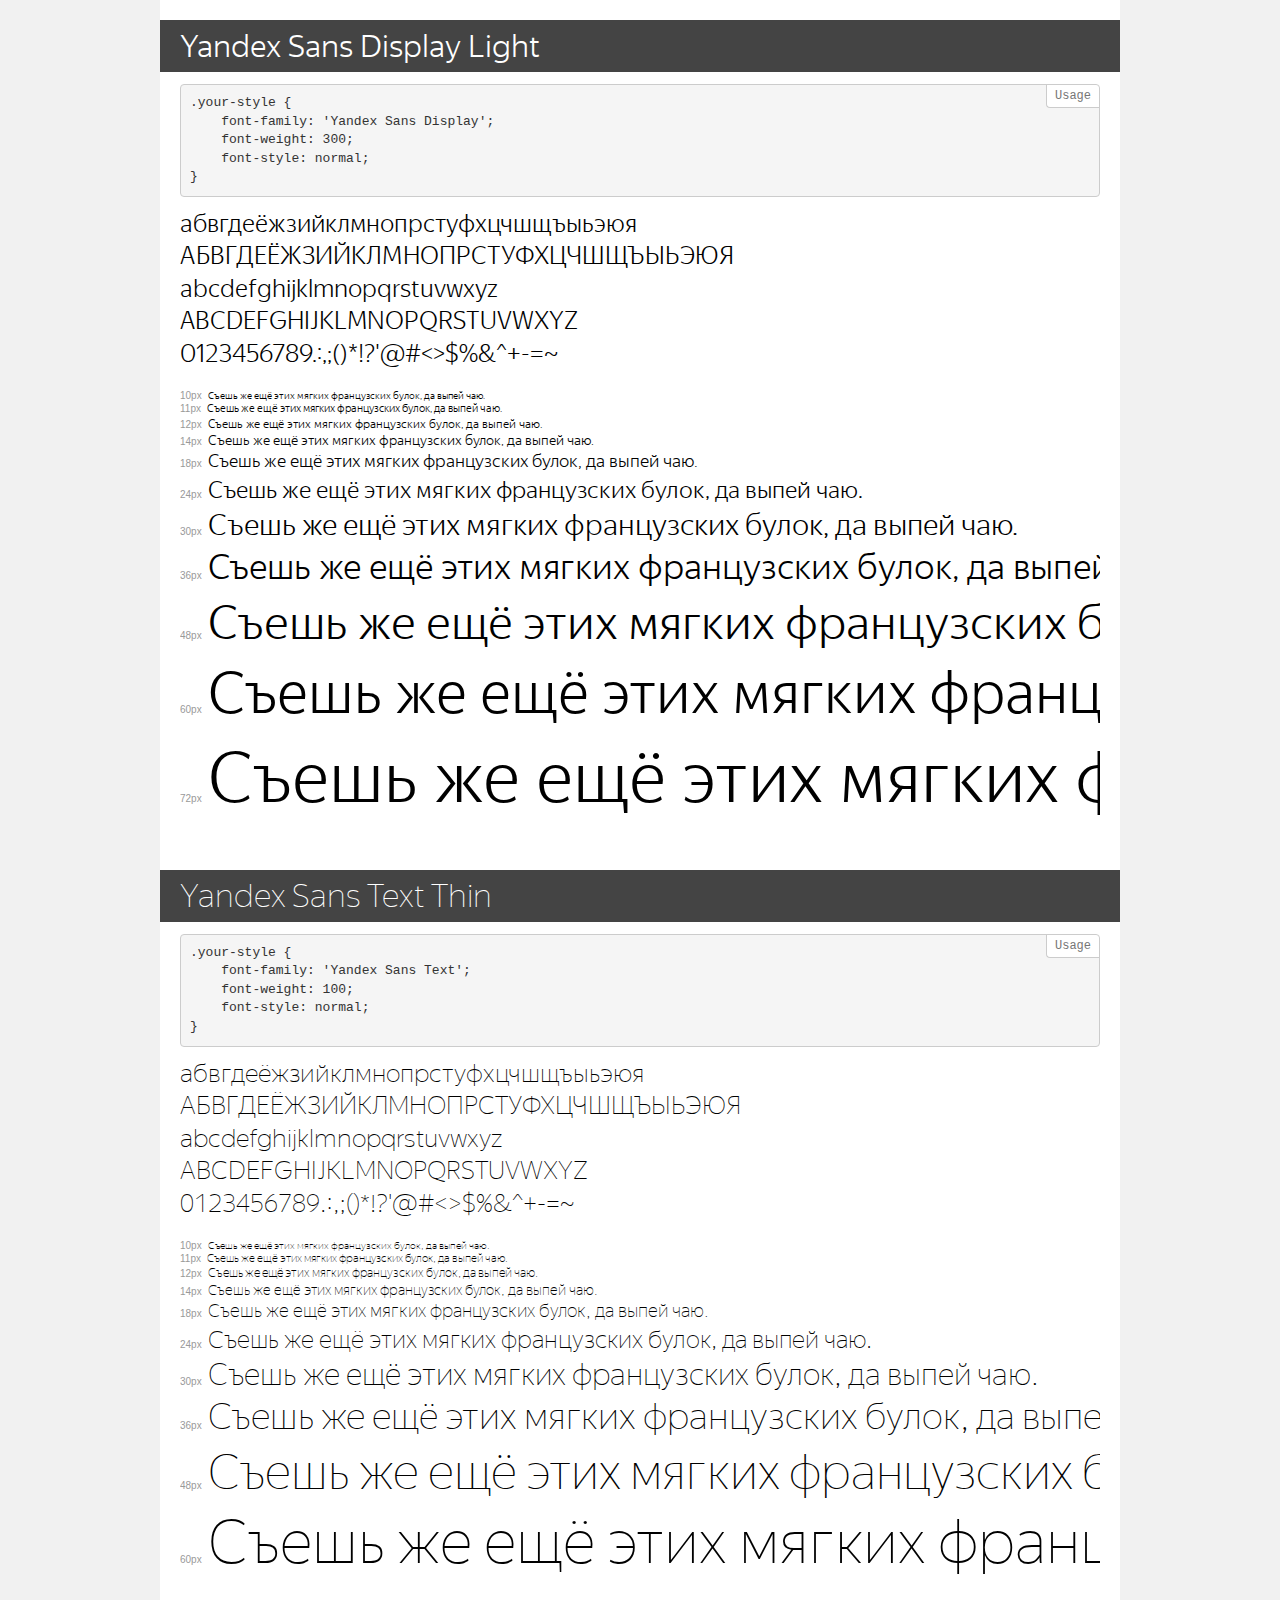
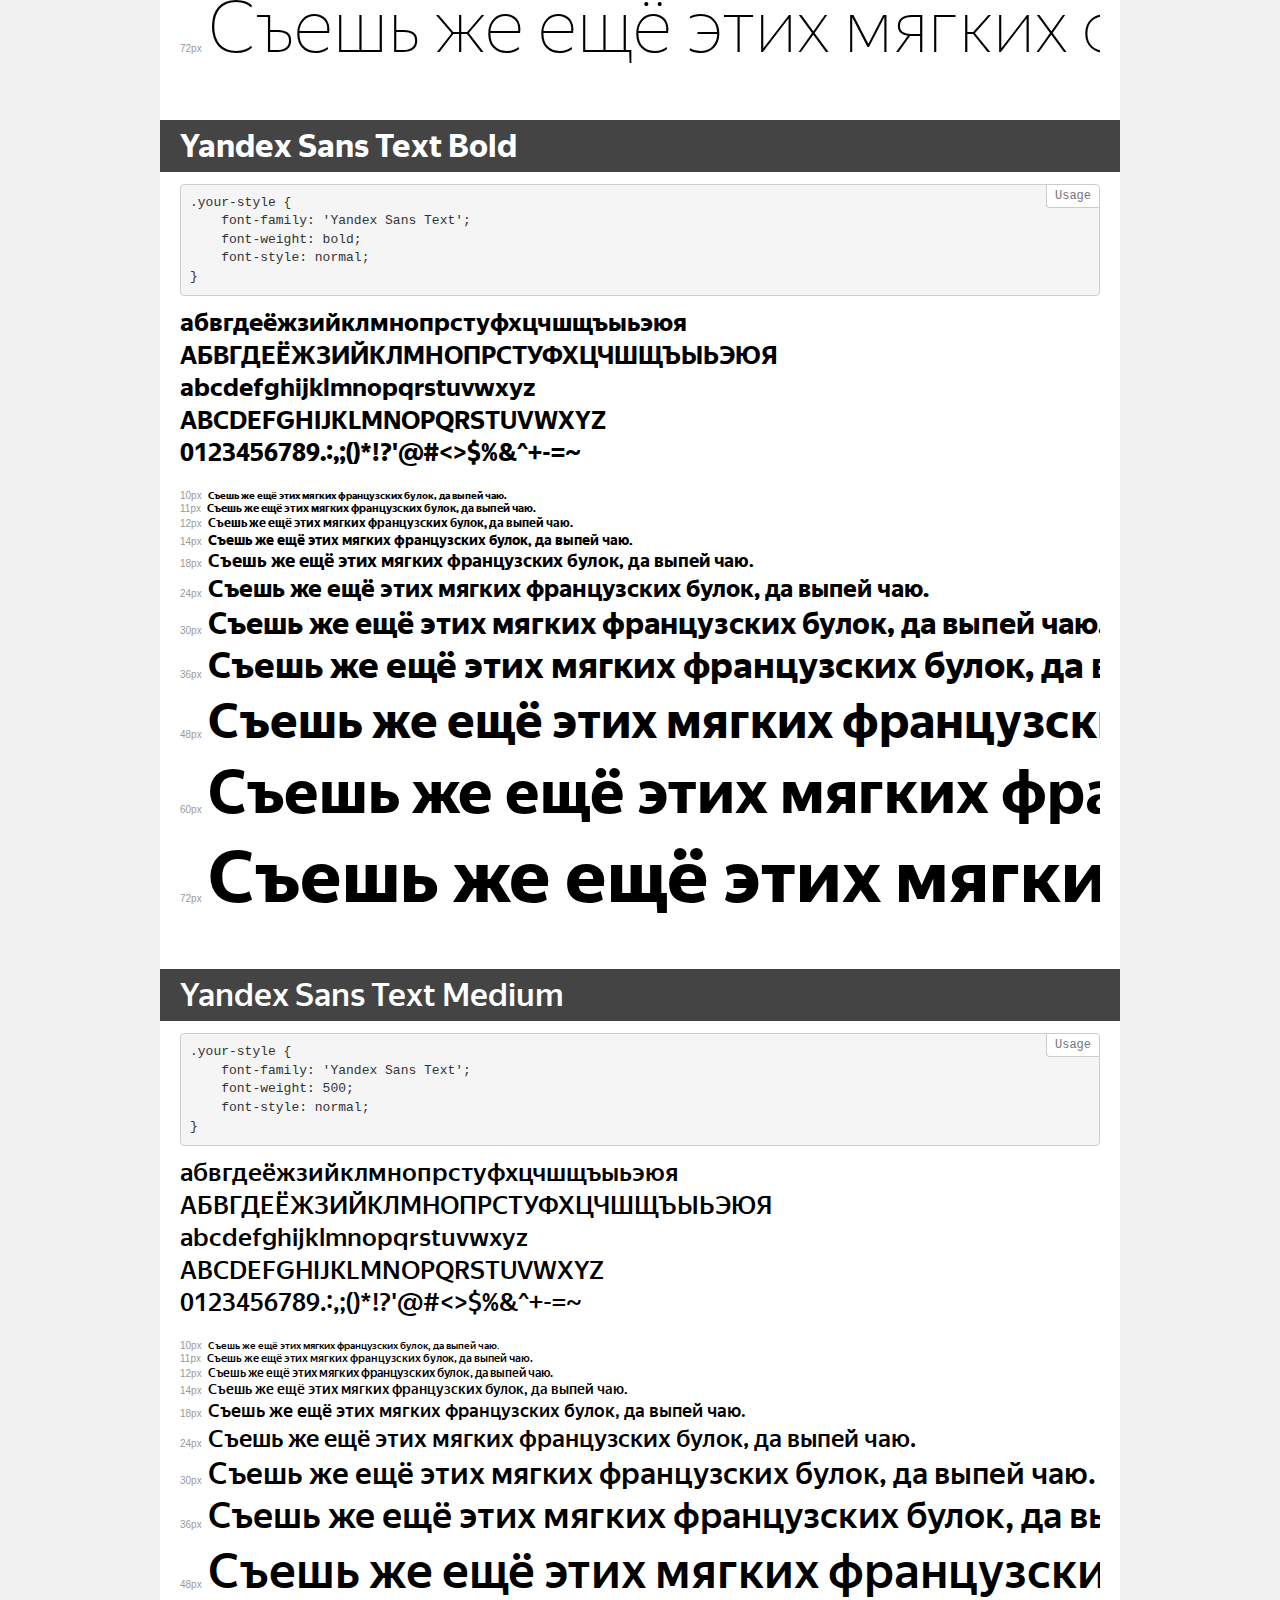
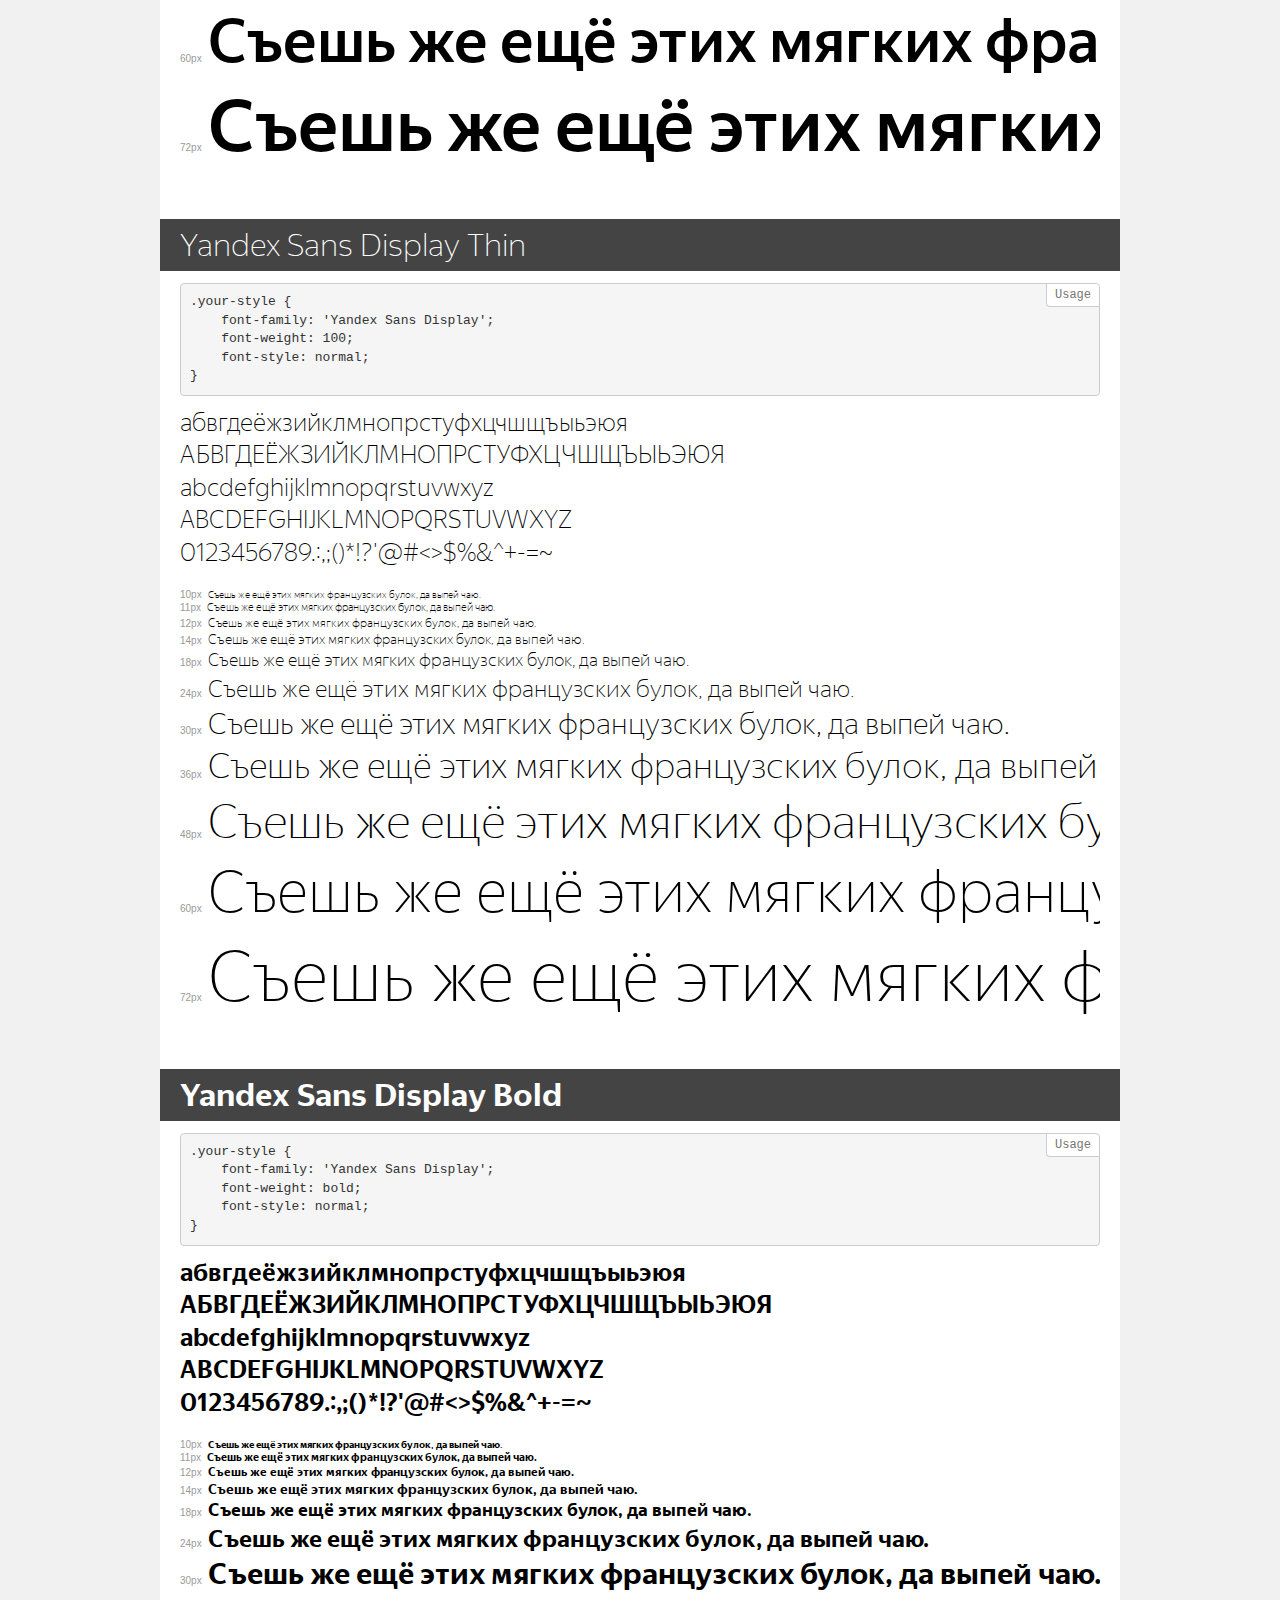
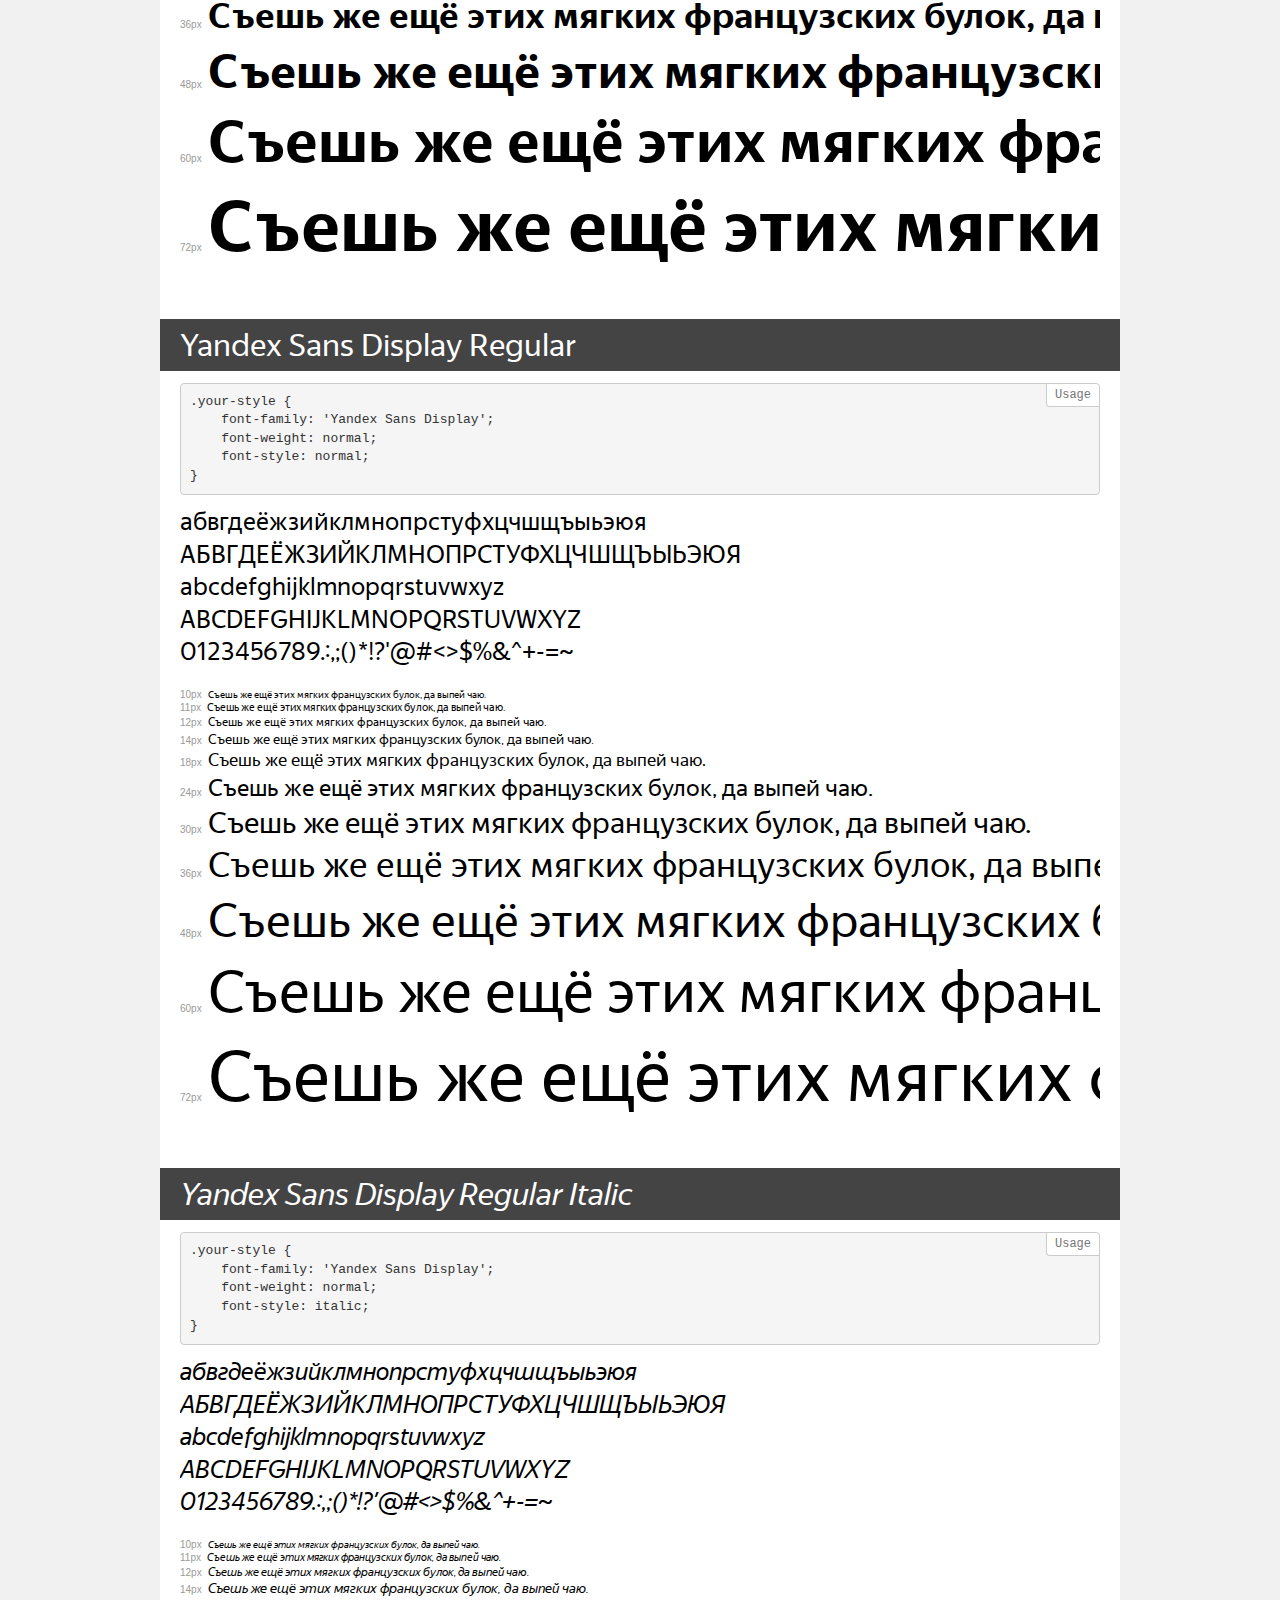
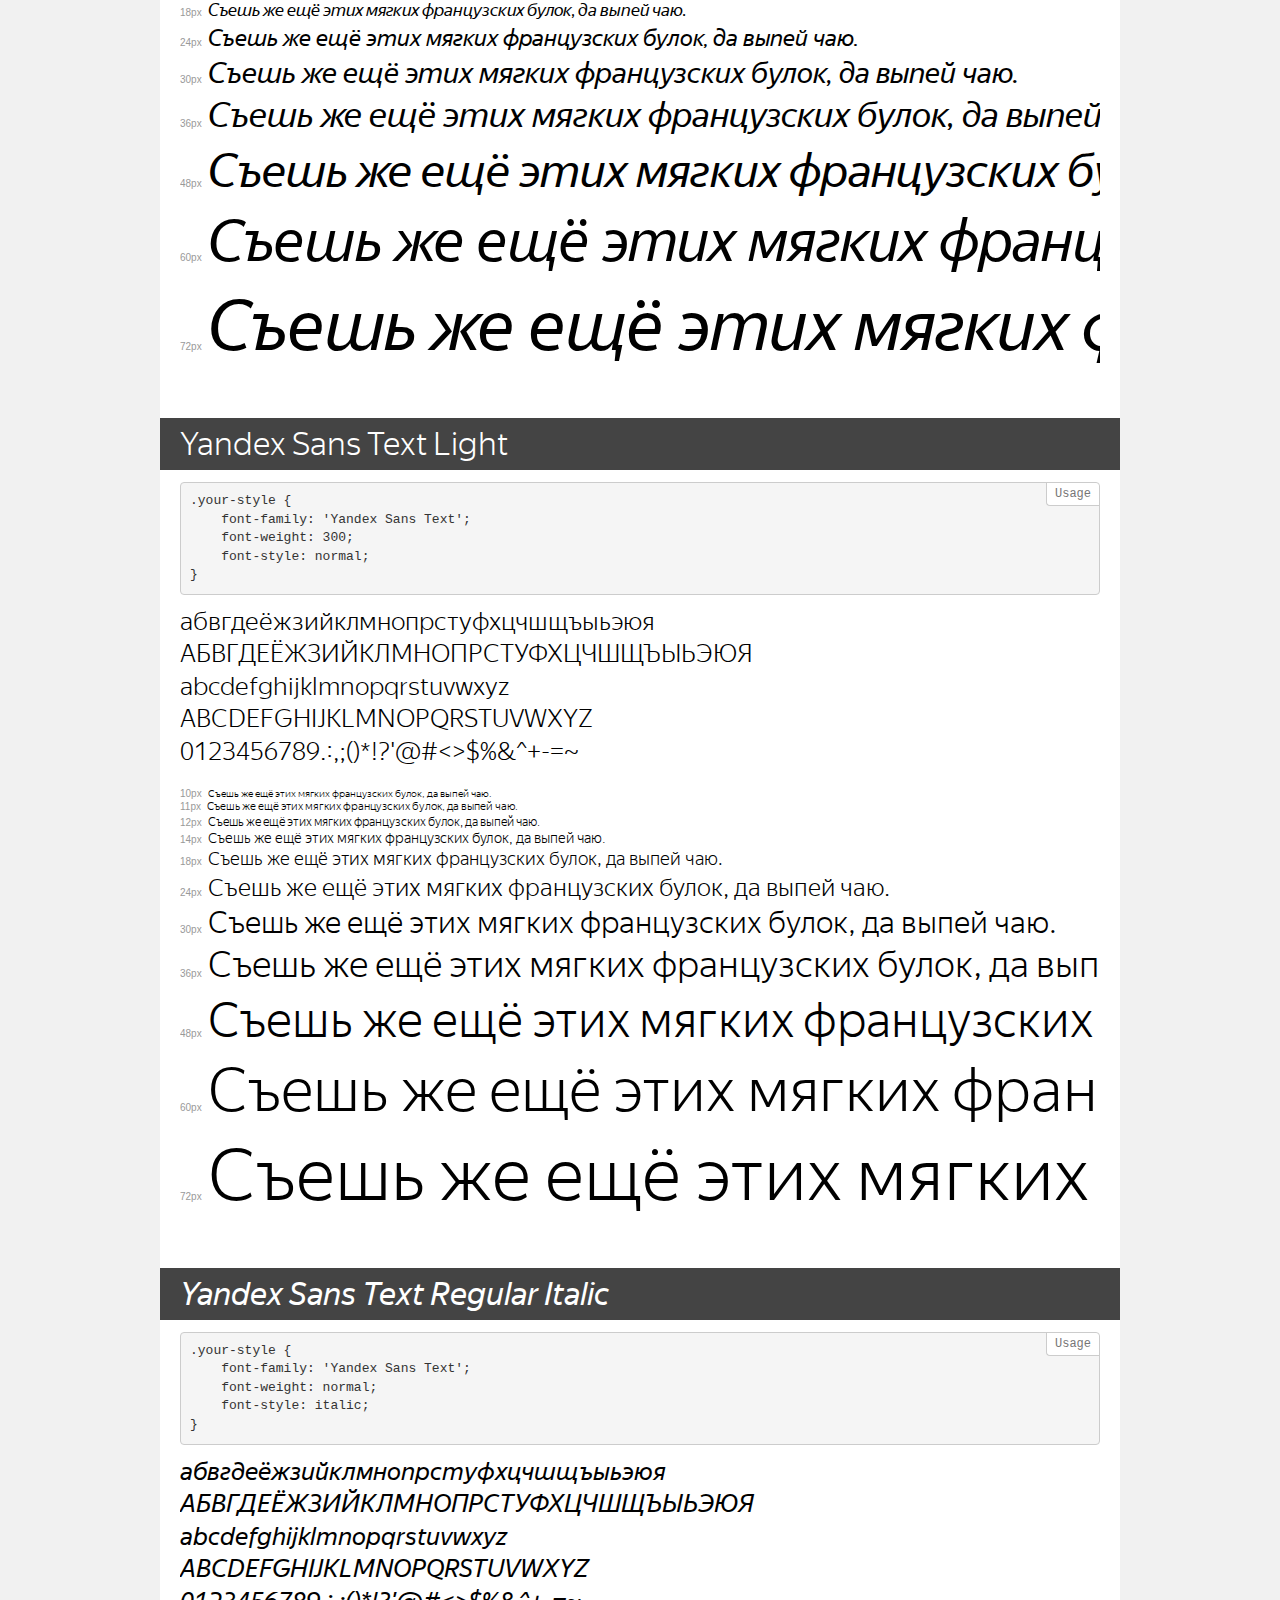
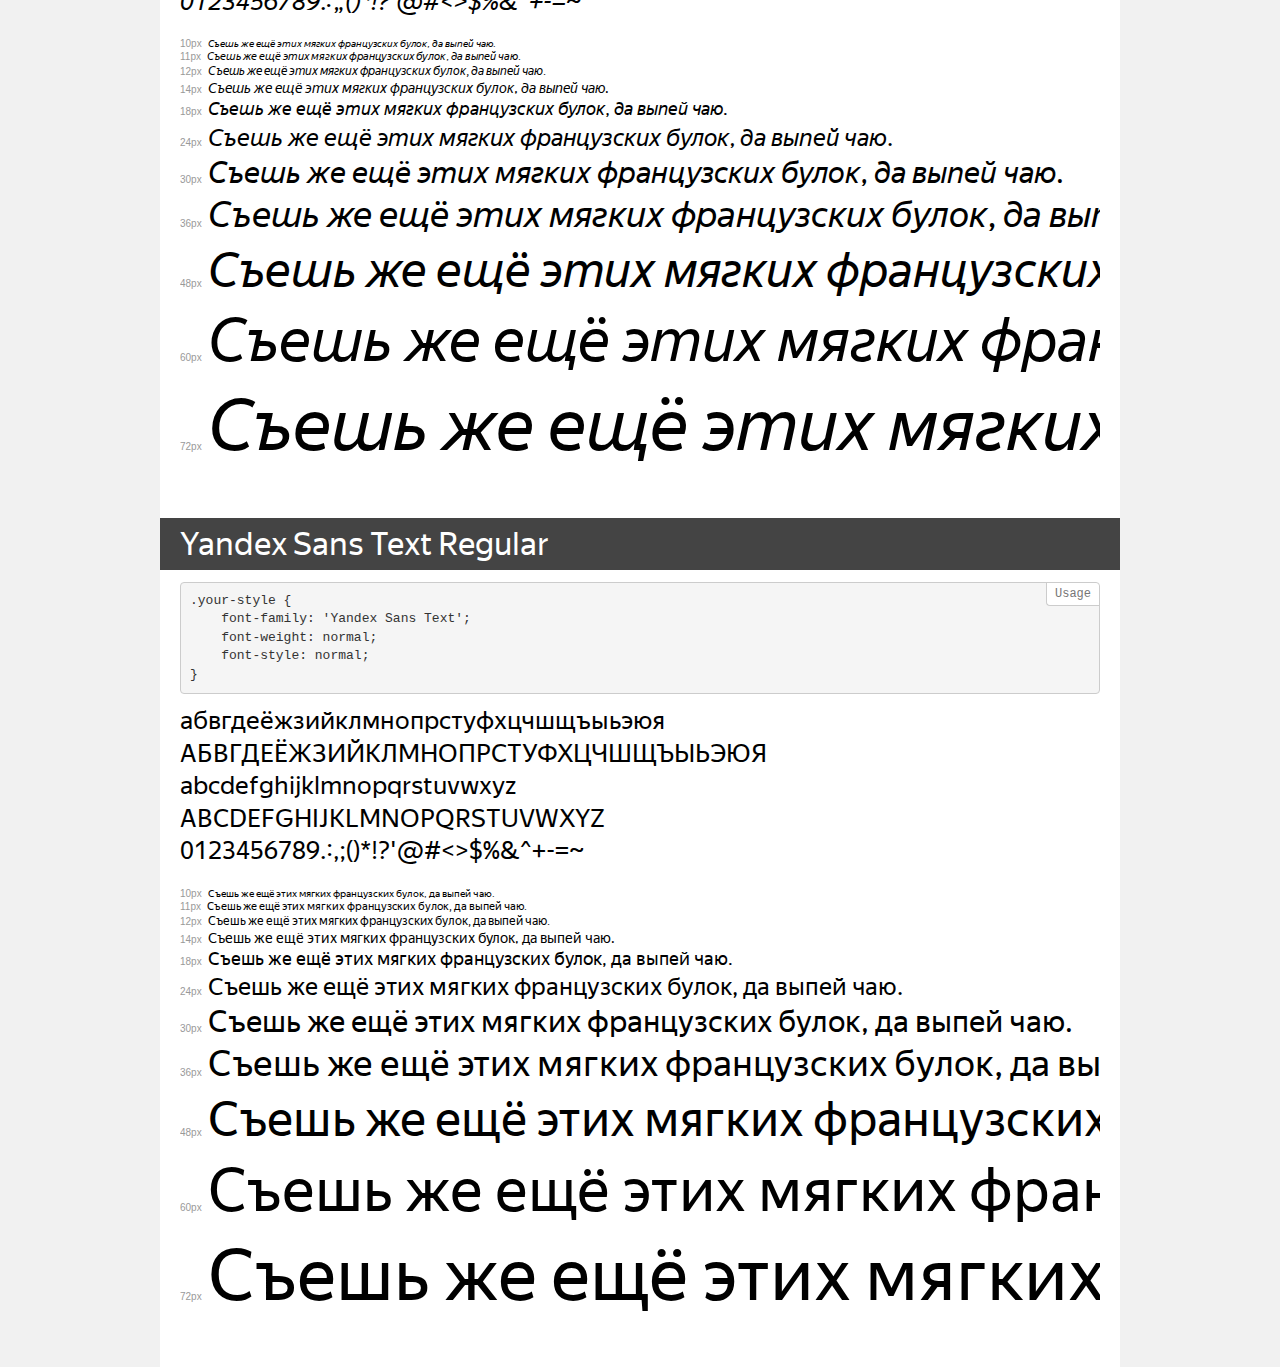
<file: assets/fonts/YandexSans/demo.html>
<!DOCTYPE html>
<html>
<head>
    <meta charset="utf-8">
    <meta http-equiv="X-UA-Compatible" content="IE=edge">
    <meta name="viewport" content="width=device-width, initial-scale=1">
    <meta name="robots" content="noindex, noarchive">
    <title>Transfonter demo</title>
    <link href="stylesheet.css" rel="stylesheet">
    <style>
        /*
        http://meyerweb.com/eric/tools/css/reset/
        v2.0 | 20110126
        License: none (public domain)
        */
        html, body, div, span, applet, object, iframe,
        h1, h2, h3, h4, h5, h6, p, blockquote, pre,
        a, abbr, acronym, address, big, cite, code,
        del, dfn, em, img, ins, kbd, q, s, samp,
        small, strike, strong, sub, sup, tt, var,
        b, u, i, center,
        dl, dt, dd, ol, ul, li,
        fieldset, form, label, legend,
        table, caption, tbody, tfoot, thead, tr, th, td,
        article, aside, canvas, details, embed,
        figure, figcaption, footer, header, hgroup,
        menu, nav, output, ruby, section, summary,
        time, mark, audio, video {
            margin: 0;
            padding: 0;
            border: 0;
            font-size: 100%;
            font: inherit;
            vertical-align: baseline;
        }
        /* HTML5 display-role reset for older browsers */
        article, aside, details, figcaption, figure,
        footer, header, hgroup, menu, nav, section {
            display: block;
        }
        body {
            line-height: 1;
        }
        ol, ul {
            list-style: none;
        }
        blockquote, q {
            quotes: none;
        }
        blockquote:before, blockquote:after,
        q:before, q:after {
            content: '';
            content: none;
        }
        table {
            border-collapse: collapse;
            border-spacing: 0;
        }
        /* common styles */
        body {
            background: #f1f1f1;
            color: #000;
        }
        .page {
            background: #fff;
            width: 920px;
            margin: 0 auto;
            padding: 20px 20px 0 20px;
            overflow: hidden;
        }
        .font-container {
            overflow-x: auto;
            overflow-y: hidden;
            margin-bottom: 40px;
            line-height: 1.3;
            white-space: nowrap;
            padding-bottom: 5px;
        }
        h1 {
            position: relative;
            background: #444;
            font-size: 32px;
            color: #fff;
            padding: 10px 20px;
            margin: 0 -20px 12px -20px;
        }
        .letters {
            font-size: 25px;
            margin-bottom: 20px;
        }
        .s10:before {
            content: '10px';
        }
        .s11:before {
            content: '11px';
        }
        .s12:before {
            content: '12px';
        }
        .s14:before {
            content: '14px';
        }
        .s18:before {
            content: '18px';
        }
        .s24:before {
            content: '24px';
        }
        .s30:before {
            content: '30px';
        }
        .s36:before {
            content: '36px';
        }
        .s48:before {
            content: '48px';
        }
        .s60:before {
            content: '60px';
        }
        .s72:before {
            content: '72px';
        }
        .s10:before, .s11:before, .s12:before, .s14:before,
        .s18:before, .s24:before, .s30:before, .s36:before,
        .s48:before, .s60:before, .s72:before {
            font-family: Arial, sans-serif;
            font-size: 10px;
            font-weight: normal;
            font-style: normal;
            color: #999;
            padding-right: 6px;
        }
        pre {
            display: block;
            position: relative;
            padding: 9px;
            margin: 0 0 10px;
            font-family: Monaco, Menlo, Consolas, "Courier New", monospace !important;
            font-size: 13px;
            line-height: 1.428571429;
            color: #333;
            font-weight: normal !important;
            font-style: normal !important;
            background-color: #f5f5f5;
            border: 1px solid #ccc;
            overflow-x: auto;
            border-radius: 4px;
        }
        pre:after {
            display: block;
            position: absolute;
            right: 0;
            top: 0;
            content: 'Usage';
            line-height: 1;
            padding: 5px 8px;
            font-size: 12px;
            color: #767676;
            background-color: #fff;
            border: 1px solid #ccc;
            border-right: none;
            border-top: none;
            border-radius: 0 4px 0 4px;
            z-index: 10;
        }
        /* responsive */
        @media (max-width: 959px) {
            .page {
                width: auto;
                margin: 0;
            }
        }
    </style>
</head>
<body>
<div class="page">
    <div class="demo" style="font-family: 'Yandex Sans Display'; font-weight: 300; font-style: normal;">
        <h1>Yandex Sans Display Light</h1>
        <pre>.your-style {
    font-family: 'Yandex Sans Display';
    font-weight: 300;
    font-style: normal;
}</pre>
        <div class="font-container">
            <p class="letters">
                абвгдеёжзийклмнопрстуфхцчшщъыьэюя<br>
АБВГДЕЁЖЗИЙКЛМНОПРСТУФХЦЧШЩЪЫЬЭЮЯ<br>
abcdefghijklmnopqrstuvwxyz<br>
ABCDEFGHIJKLMNOPQRSTUVWXYZ<br>
                0123456789.:,;()*!?'@#<>$%&^+-=~
            </p>
            <p class="s10" style="font-size: 10px;">Съешь же ещё этих мягких французских булок, да выпей чаю.</p>
            <p class="s11" style="font-size: 11px;">Съешь же ещё этих мягких французских булок, да выпей чаю.</p>
            <p class="s12" style="font-size: 12px;">Съешь же ещё этих мягких французских булок, да выпей чаю.</p>
            <p class="s14" style="font-size: 14px;">Съешь же ещё этих мягких французских булок, да выпей чаю.</p>
            <p class="s18" style="font-size: 18px;">Съешь же ещё этих мягких французских булок, да выпей чаю.</p>
            <p class="s24" style="font-size: 24px;">Съешь же ещё этих мягких французских булок, да выпей чаю.</p>
            <p class="s30" style="font-size: 30px;">Съешь же ещё этих мягких французских булок, да выпей чаю.</p>
            <p class="s36" style="font-size: 36px;">Съешь же ещё этих мягких французских булок, да выпей чаю.</p>
            <p class="s48" style="font-size: 48px;">Съешь же ещё этих мягких французских булок, да выпей чаю.</p>
            <p class="s60" style="font-size: 60px;">Съешь же ещё этих мягких французских булок, да выпей чаю.</p>
            <p class="s72" style="font-size: 72px;">Съешь же ещё этих мягких французских булок, да выпей чаю.</p>
        </div>
    </div>
    <div class="demo" style="font-family: 'Yandex Sans Text'; font-weight: 100; font-style: normal;">
        <h1>Yandex Sans Text Thin</h1>
        <pre>.your-style {
    font-family: 'Yandex Sans Text';
    font-weight: 100;
    font-style: normal;
}</pre>
        <div class="font-container">
            <p class="letters">
                абвгдеёжзийклмнопрстуфхцчшщъыьэюя<br>
АБВГДЕЁЖЗИЙКЛМНОПРСТУФХЦЧШЩЪЫЬЭЮЯ<br>
abcdefghijklmnopqrstuvwxyz<br>
ABCDEFGHIJKLMNOPQRSTUVWXYZ<br>
                0123456789.:,;()*!?'@#<>$%&^+-=~
            </p>
            <p class="s10" style="font-size: 10px;">Съешь же ещё этих мягких французских булок, да выпей чаю.</p>
            <p class="s11" style="font-size: 11px;">Съешь же ещё этих мягких французских булок, да выпей чаю.</p>
            <p class="s12" style="font-size: 12px;">Съешь же ещё этих мягких французских булок, да выпей чаю.</p>
            <p class="s14" style="font-size: 14px;">Съешь же ещё этих мягких французских булок, да выпей чаю.</p>
            <p class="s18" style="font-size: 18px;">Съешь же ещё этих мягких французских булок, да выпей чаю.</p>
            <p class="s24" style="font-size: 24px;">Съешь же ещё этих мягких французских булок, да выпей чаю.</p>
            <p class="s30" style="font-size: 30px;">Съешь же ещё этих мягких французских булок, да выпей чаю.</p>
            <p class="s36" style="font-size: 36px;">Съешь же ещё этих мягких французских булок, да выпей чаю.</p>
            <p class="s48" style="font-size: 48px;">Съешь же ещё этих мягких французских булок, да выпей чаю.</p>
            <p class="s60" style="font-size: 60px;">Съешь же ещё этих мягких французских булок, да выпей чаю.</p>
            <p class="s72" style="font-size: 72px;">Съешь же ещё этих мягких французских булок, да выпей чаю.</p>
        </div>
    </div>
    <div class="demo" style="font-family: 'Yandex Sans Text'; font-weight: bold; font-style: normal;">
        <h1>Yandex Sans Text Bold</h1>
        <pre>.your-style {
    font-family: 'Yandex Sans Text';
    font-weight: bold;
    font-style: normal;
}</pre>
        <div class="font-container">
            <p class="letters">
                абвгдеёжзийклмнопрстуфхцчшщъыьэюя<br>
АБВГДЕЁЖЗИЙКЛМНОПРСТУФХЦЧШЩЪЫЬЭЮЯ<br>
abcdefghijklmnopqrstuvwxyz<br>
ABCDEFGHIJKLMNOPQRSTUVWXYZ<br>
                0123456789.:,;()*!?'@#<>$%&^+-=~
            </p>
            <p class="s10" style="font-size: 10px;">Съешь же ещё этих мягких французских булок, да выпей чаю.</p>
            <p class="s11" style="font-size: 11px;">Съешь же ещё этих мягких французских булок, да выпей чаю.</p>
            <p class="s12" style="font-size: 12px;">Съешь же ещё этих мягких французских булок, да выпей чаю.</p>
            <p class="s14" style="font-size: 14px;">Съешь же ещё этих мягких французских булок, да выпей чаю.</p>
            <p class="s18" style="font-size: 18px;">Съешь же ещё этих мягких французских булок, да выпей чаю.</p>
            <p class="s24" style="font-size: 24px;">Съешь же ещё этих мягких французских булок, да выпей чаю.</p>
            <p class="s30" style="font-size: 30px;">Съешь же ещё этих мягких французских булок, да выпей чаю.</p>
            <p class="s36" style="font-size: 36px;">Съешь же ещё этих мягких французских булок, да выпей чаю.</p>
            <p class="s48" style="font-size: 48px;">Съешь же ещё этих мягких французских булок, да выпей чаю.</p>
            <p class="s60" style="font-size: 60px;">Съешь же ещё этих мягких французских булок, да выпей чаю.</p>
            <p class="s72" style="font-size: 72px;">Съешь же ещё этих мягких французских булок, да выпей чаю.</p>
        </div>
    </div>
    <div class="demo" style="font-family: 'Yandex Sans Text'; font-weight: 500; font-style: normal;">
        <h1>Yandex Sans Text Medium</h1>
        <pre>.your-style {
    font-family: 'Yandex Sans Text';
    font-weight: 500;
    font-style: normal;
}</pre>
        <div class="font-container">
            <p class="letters">
                абвгдеёжзийклмнопрстуфхцчшщъыьэюя<br>
АБВГДЕЁЖЗИЙКЛМНОПРСТУФХЦЧШЩЪЫЬЭЮЯ<br>
abcdefghijklmnopqrstuvwxyz<br>
ABCDEFGHIJKLMNOPQRSTUVWXYZ<br>
                0123456789.:,;()*!?'@#<>$%&^+-=~
            </p>
            <p class="s10" style="font-size: 10px;">Съешь же ещё этих мягких французских булок, да выпей чаю.</p>
            <p class="s11" style="font-size: 11px;">Съешь же ещё этих мягких французских булок, да выпей чаю.</p>
            <p class="s12" style="font-size: 12px;">Съешь же ещё этих мягких французских булок, да выпей чаю.</p>
            <p class="s14" style="font-size: 14px;">Съешь же ещё этих мягких французских булок, да выпей чаю.</p>
            <p class="s18" style="font-size: 18px;">Съешь же ещё этих мягких французских булок, да выпей чаю.</p>
            <p class="s24" style="font-size: 24px;">Съешь же ещё этих мягких французских булок, да выпей чаю.</p>
            <p class="s30" style="font-size: 30px;">Съешь же ещё этих мягких французских булок, да выпей чаю.</p>
            <p class="s36" style="font-size: 36px;">Съешь же ещё этих мягких французских булок, да выпей чаю.</p>
            <p class="s48" style="font-size: 48px;">Съешь же ещё этих мягких французских булок, да выпей чаю.</p>
            <p class="s60" style="font-size: 60px;">Съешь же ещё этих мягких французских булок, да выпей чаю.</p>
            <p class="s72" style="font-size: 72px;">Съешь же ещё этих мягких французских булок, да выпей чаю.</p>
        </div>
    </div>
    <div class="demo" style="font-family: 'Yandex Sans Display'; font-weight: 100; font-style: normal;">
        <h1>Yandex Sans Display Thin</h1>
        <pre>.your-style {
    font-family: 'Yandex Sans Display';
    font-weight: 100;
    font-style: normal;
}</pre>
        <div class="font-container">
            <p class="letters">
                абвгдеёжзийклмнопрстуфхцчшщъыьэюя<br>
АБВГДЕЁЖЗИЙКЛМНОПРСТУФХЦЧШЩЪЫЬЭЮЯ<br>
abcdefghijklmnopqrstuvwxyz<br>
ABCDEFGHIJKLMNOPQRSTUVWXYZ<br>
                0123456789.:,;()*!?'@#<>$%&^+-=~
            </p>
            <p class="s10" style="font-size: 10px;">Съешь же ещё этих мягких французских булок, да выпей чаю.</p>
            <p class="s11" style="font-size: 11px;">Съешь же ещё этих мягких французских булок, да выпей чаю.</p>
            <p class="s12" style="font-size: 12px;">Съешь же ещё этих мягких французских булок, да выпей чаю.</p>
            <p class="s14" style="font-size: 14px;">Съешь же ещё этих мягких французских булок, да выпей чаю.</p>
            <p class="s18" style="font-size: 18px;">Съешь же ещё этих мягких французских булок, да выпей чаю.</p>
            <p class="s24" style="font-size: 24px;">Съешь же ещё этих мягких французских булок, да выпей чаю.</p>
            <p class="s30" style="font-size: 30px;">Съешь же ещё этих мягких французских булок, да выпей чаю.</p>
            <p class="s36" style="font-size: 36px;">Съешь же ещё этих мягких французских булок, да выпей чаю.</p>
            <p class="s48" style="font-size: 48px;">Съешь же ещё этих мягких французских булок, да выпей чаю.</p>
            <p class="s60" style="font-size: 60px;">Съешь же ещё этих мягких французских булок, да выпей чаю.</p>
            <p class="s72" style="font-size: 72px;">Съешь же ещё этих мягких французских булок, да выпей чаю.</p>
        </div>
    </div>
    <div class="demo" style="font-family: 'Yandex Sans Display'; font-weight: bold; font-style: normal;">
        <h1>Yandex Sans Display Bold</h1>
        <pre>.your-style {
    font-family: 'Yandex Sans Display';
    font-weight: bold;
    font-style: normal;
}</pre>
        <div class="font-container">
            <p class="letters">
                абвгдеёжзийклмнопрстуфхцчшщъыьэюя<br>
АБВГДЕЁЖЗИЙКЛМНОПРСТУФХЦЧШЩЪЫЬЭЮЯ<br>
abcdefghijklmnopqrstuvwxyz<br>
ABCDEFGHIJKLMNOPQRSTUVWXYZ<br>
                0123456789.:,;()*!?'@#<>$%&^+-=~
            </p>
            <p class="s10" style="font-size: 10px;">Съешь же ещё этих мягких французских булок, да выпей чаю.</p>
            <p class="s11" style="font-size: 11px;">Съешь же ещё этих мягких французских булок, да выпей чаю.</p>
            <p class="s12" style="font-size: 12px;">Съешь же ещё этих мягких французских булок, да выпей чаю.</p>
            <p class="s14" style="font-size: 14px;">Съешь же ещё этих мягких французских булок, да выпей чаю.</p>
            <p class="s18" style="font-size: 18px;">Съешь же ещё этих мягких французских булок, да выпей чаю.</p>
            <p class="s24" style="font-size: 24px;">Съешь же ещё этих мягких французских булок, да выпей чаю.</p>
            <p class="s30" style="font-size: 30px;">Съешь же ещё этих мягких французских булок, да выпей чаю.</p>
            <p class="s36" style="font-size: 36px;">Съешь же ещё этих мягких французских булок, да выпей чаю.</p>
            <p class="s48" style="font-size: 48px;">Съешь же ещё этих мягких французских булок, да выпей чаю.</p>
            <p class="s60" style="font-size: 60px;">Съешь же ещё этих мягких французских булок, да выпей чаю.</p>
            <p class="s72" style="font-size: 72px;">Съешь же ещё этих мягких французских булок, да выпей чаю.</p>
        </div>
    </div>
    <div class="demo" style="font-family: 'Yandex Sans Display'; font-weight: normal; font-style: normal;">
        <h1>Yandex Sans Display Regular</h1>
        <pre>.your-style {
    font-family: 'Yandex Sans Display';
    font-weight: normal;
    font-style: normal;
}</pre>
        <div class="font-container">
            <p class="letters">
                абвгдеёжзийклмнопрстуфхцчшщъыьэюя<br>
АБВГДЕЁЖЗИЙКЛМНОПРСТУФХЦЧШЩЪЫЬЭЮЯ<br>
abcdefghijklmnopqrstuvwxyz<br>
ABCDEFGHIJKLMNOPQRSTUVWXYZ<br>
                0123456789.:,;()*!?'@#<>$%&^+-=~
            </p>
            <p class="s10" style="font-size: 10px;">Съешь же ещё этих мягких французских булок, да выпей чаю.</p>
            <p class="s11" style="font-size: 11px;">Съешь же ещё этих мягких французских булок, да выпей чаю.</p>
            <p class="s12" style="font-size: 12px;">Съешь же ещё этих мягких французских булок, да выпей чаю.</p>
            <p class="s14" style="font-size: 14px;">Съешь же ещё этих мягких французских булок, да выпей чаю.</p>
            <p class="s18" style="font-size: 18px;">Съешь же ещё этих мягких французских булок, да выпей чаю.</p>
            <p class="s24" style="font-size: 24px;">Съешь же ещё этих мягких французских булок, да выпей чаю.</p>
            <p class="s30" style="font-size: 30px;">Съешь же ещё этих мягких французских булок, да выпей чаю.</p>
            <p class="s36" style="font-size: 36px;">Съешь же ещё этих мягких французских булок, да выпей чаю.</p>
            <p class="s48" style="font-size: 48px;">Съешь же ещё этих мягких французских булок, да выпей чаю.</p>
            <p class="s60" style="font-size: 60px;">Съешь же ещё этих мягких французских булок, да выпей чаю.</p>
            <p class="s72" style="font-size: 72px;">Съешь же ещё этих мягких французских булок, да выпей чаю.</p>
        </div>
    </div>
    <div class="demo" style="font-family: 'Yandex Sans Display'; font-weight: normal; font-style: italic;">
        <h1>Yandex Sans Display Regular Italic</h1>
        <pre>.your-style {
    font-family: 'Yandex Sans Display';
    font-weight: normal;
    font-style: italic;
}</pre>
        <div class="font-container">
            <p class="letters">
                абвгдеёжзийклмнопрстуфхцчшщъыьэюя<br>
АБВГДЕЁЖЗИЙКЛМНОПРСТУФХЦЧШЩЪЫЬЭЮЯ<br>
abcdefghijklmnopqrstuvwxyz<br>
ABCDEFGHIJKLMNOPQRSTUVWXYZ<br>
                0123456789.:,;()*!?'@#<>$%&^+-=~
            </p>
            <p class="s10" style="font-size: 10px;">Съешь же ещё этих мягких французских булок, да выпей чаю.</p>
            <p class="s11" style="font-size: 11px;">Съешь же ещё этих мягких французских булок, да выпей чаю.</p>
            <p class="s12" style="font-size: 12px;">Съешь же ещё этих мягких французских булок, да выпей чаю.</p>
            <p class="s14" style="font-size: 14px;">Съешь же ещё этих мягких французских булок, да выпей чаю.</p>
            <p class="s18" style="font-size: 18px;">Съешь же ещё этих мягких французских булок, да выпей чаю.</p>
            <p class="s24" style="font-size: 24px;">Съешь же ещё этих мягких французских булок, да выпей чаю.</p>
            <p class="s30" style="font-size: 30px;">Съешь же ещё этих мягких французских булок, да выпей чаю.</p>
            <p class="s36" style="font-size: 36px;">Съешь же ещё этих мягких французских булок, да выпей чаю.</p>
            <p class="s48" style="font-size: 48px;">Съешь же ещё этих мягких французских булок, да выпей чаю.</p>
            <p class="s60" style="font-size: 60px;">Съешь же ещё этих мягких французских булок, да выпей чаю.</p>
            <p class="s72" style="font-size: 72px;">Съешь же ещё этих мягких французских булок, да выпей чаю.</p>
        </div>
    </div>
    <div class="demo" style="font-family: 'Yandex Sans Text'; font-weight: 300; font-style: normal;">
        <h1>Yandex Sans Text Light</h1>
        <pre>.your-style {
    font-family: 'Yandex Sans Text';
    font-weight: 300;
    font-style: normal;
}</pre>
        <div class="font-container">
            <p class="letters">
                абвгдеёжзийклмнопрстуфхцчшщъыьэюя<br>
АБВГДЕЁЖЗИЙКЛМНОПРСТУФХЦЧШЩЪЫЬЭЮЯ<br>
abcdefghijklmnopqrstuvwxyz<br>
ABCDEFGHIJKLMNOPQRSTUVWXYZ<br>
                0123456789.:,;()*!?'@#<>$%&^+-=~
            </p>
            <p class="s10" style="font-size: 10px;">Съешь же ещё этих мягких французских булок, да выпей чаю.</p>
            <p class="s11" style="font-size: 11px;">Съешь же ещё этих мягких французских булок, да выпей чаю.</p>
            <p class="s12" style="font-size: 12px;">Съешь же ещё этих мягких французских булок, да выпей чаю.</p>
            <p class="s14" style="font-size: 14px;">Съешь же ещё этих мягких французских булок, да выпей чаю.</p>
            <p class="s18" style="font-size: 18px;">Съешь же ещё этих мягких французских булок, да выпей чаю.</p>
            <p class="s24" style="font-size: 24px;">Съешь же ещё этих мягких французских булок, да выпей чаю.</p>
            <p class="s30" style="font-size: 30px;">Съешь же ещё этих мягких французских булок, да выпей чаю.</p>
            <p class="s36" style="font-size: 36px;">Съешь же ещё этих мягких французских булок, да выпей чаю.</p>
            <p class="s48" style="font-size: 48px;">Съешь же ещё этих мягких французских булок, да выпей чаю.</p>
            <p class="s60" style="font-size: 60px;">Съешь же ещё этих мягких французских булок, да выпей чаю.</p>
            <p class="s72" style="font-size: 72px;">Съешь же ещё этих мягких французских булок, да выпей чаю.</p>
        </div>
    </div>
    <div class="demo" style="font-family: 'Yandex Sans Text'; font-weight: normal; font-style: italic;">
        <h1>Yandex Sans Text Regular Italic</h1>
        <pre>.your-style {
    font-family: 'Yandex Sans Text';
    font-weight: normal;
    font-style: italic;
}</pre>
        <div class="font-container">
            <p class="letters">
                абвгдеёжзийклмнопрстуфхцчшщъыьэюя<br>
АБВГДЕЁЖЗИЙКЛМНОПРСТУФХЦЧШЩЪЫЬЭЮЯ<br>
abcdefghijklmnopqrstuvwxyz<br>
ABCDEFGHIJKLMNOPQRSTUVWXYZ<br>
                0123456789.:,;()*!?'@#<>$%&^+-=~
            </p>
            <p class="s10" style="font-size: 10px;">Съешь же ещё этих мягких французских булок, да выпей чаю.</p>
            <p class="s11" style="font-size: 11px;">Съешь же ещё этих мягких французских булок, да выпей чаю.</p>
            <p class="s12" style="font-size: 12px;">Съешь же ещё этих мягких французских булок, да выпей чаю.</p>
            <p class="s14" style="font-size: 14px;">Съешь же ещё этих мягких французских булок, да выпей чаю.</p>
            <p class="s18" style="font-size: 18px;">Съешь же ещё этих мягких французских булок, да выпей чаю.</p>
            <p class="s24" style="font-size: 24px;">Съешь же ещё этих мягких французских булок, да выпей чаю.</p>
            <p class="s30" style="font-size: 30px;">Съешь же ещё этих мягких французских булок, да выпей чаю.</p>
            <p class="s36" style="font-size: 36px;">Съешь же ещё этих мягких французских булок, да выпей чаю.</p>
            <p class="s48" style="font-size: 48px;">Съешь же ещё этих мягких французских булок, да выпей чаю.</p>
            <p class="s60" style="font-size: 60px;">Съешь же ещё этих мягких французских булок, да выпей чаю.</p>
            <p class="s72" style="font-size: 72px;">Съешь же ещё этих мягких французских булок, да выпей чаю.</p>
        </div>
    </div>
    <div class="demo" style="font-family: 'Yandex Sans Text'; font-weight: normal; font-style: normal;">
        <h1>Yandex Sans Text Regular</h1>
        <pre>.your-style {
    font-family: 'Yandex Sans Text';
    font-weight: normal;
    font-style: normal;
}</pre>
        <div class="font-container">
            <p class="letters">
                абвгдеёжзийклмнопрстуфхцчшщъыьэюя<br>
АБВГДЕЁЖЗИЙКЛМНОПРСТУФХЦЧШЩЪЫЬЭЮЯ<br>
abcdefghijklmnopqrstuvwxyz<br>
ABCDEFGHIJKLMNOPQRSTUVWXYZ<br>
                0123456789.:,;()*!?'@#<>$%&^+-=~
            </p>
            <p class="s10" style="font-size: 10px;">Съешь же ещё этих мягких французских булок, да выпей чаю.</p>
            <p class="s11" style="font-size: 11px;">Съешь же ещё этих мягких французских булок, да выпей чаю.</p>
            <p class="s12" style="font-size: 12px;">Съешь же ещё этих мягких французских булок, да выпей чаю.</p>
            <p class="s14" style="font-size: 14px;">Съешь же ещё этих мягких французских булок, да выпей чаю.</p>
            <p class="s18" style="font-size: 18px;">Съешь же ещё этих мягких французских булок, да выпей чаю.</p>
            <p class="s24" style="font-size: 24px;">Съешь же ещё этих мягких французских булок, да выпей чаю.</p>
            <p class="s30" style="font-size: 30px;">Съешь же ещё этих мягких французских булок, да выпей чаю.</p>
            <p class="s36" style="font-size: 36px;">Съешь же ещё этих мягких французских булок, да выпей чаю.</p>
            <p class="s48" style="font-size: 48px;">Съешь же ещё этих мягких французских булок, да выпей чаю.</p>
            <p class="s60" style="font-size: 60px;">Съешь же ещё этих мягких французских булок, да выпей чаю.</p>
            <p class="s72" style="font-size: 72px;">Съешь же ещё этих мягких французских булок, да выпей чаю.</p>
        </div>
    </div>
</div>
</body>
</html>
</file>
<file: index.css>
@font-face {
  font-family: 'YandexSansDisplayBold';
  src: url('assets/fonts/YandexSans/YandexSansDisplay-Bold.ttf')  format('truetype')
}

@font-face {
  font-family: 'YandexSansDisplayRegular';
  src: url('assets/fonts/YandexSans/YandexSansDisplay-Regular.ttf')  format('truetype')
}

body {
  background-color: white;
  font-family: 'YandexSansDisplayRegular', Fallback, sans-serif;
}

b {
  font-family: 'YandexSansDisplayBold', Fallback, sans-serif;
}

.cv-container {
  display: grid;
  max-width: 1280px;
  margin: 0 auto;

  /* CSS vars */
  --header-photo-width: 220px;
  /* --title-bg-text-color: #5b92cb; */
  --title-bg-text-color: #4a76a8;
  /* END CSS vars */
}


.cv-header-container {
  display: grid;

  grid-template-columns:
    8%
    var(--header-photo-width)
    2%
    auto
    auto
    8%;
  grid-template-rows: auto;
  grid-template-areas:
    ". header-photo . main main ."
    ;
}

.cv-language-switcher {
  grid-area: main;
  text-align: right;
  font-size: 20px;
  font-weight: 700;
  margin-right: 16%;
}

.cv-photo {
  grid-area: header-photo;
  display: flex;
  padding-top: 30px;
}

.cv-photo-img {
  width: var(--header-photo-width);
}

.cv-main-info {
  grid-area: main;
}

.cv-main-about {
  display: grid;

  grid-template-columns: auto 68%;
  grid-column-gap: 2%;
  grid-row-gap: 10px;
  /* grid-auto-flow: column; */
}

.cv-title {
  display: flex;
  align-items: flex-start;
}

.cv-title-text {
  width: 100%;
  background: var(--title-bg-text-color);
  color: white;
  text-transform: uppercase;

  display: flex;
  justify-content: flex-start;
  font-family: 'YandexSansDisplayBold', Fallback, sans-serif;
}

.cv-title-text--with-margin {
  margin-top: 30px;
}

.cv-title-text:before {
  content: '::';
  display: block;
  margin-top: -2.5px;
  margin-left: 15px;
  margin-right: 10px;
}


.cv-main-text {
  font-size: 18px;
}

.cv-main-text--bold {
  font-size: 18px;
  font-family: 'YandexSansDisplayBold', Fallback, sans-serif;
}

.cv-main-contacts, .cv-main-links {
  display: grid;

  grid-template-columns: 45% 55%;
  grid-template-rows: auto;
  align-items: start;
  justify-content: space-between;
  min-width: 475px;
}

.cv-body-container {
  display: grid;

  grid-template-columns: 8% auto 8%;
  grid-template-areas:
    ". body ."
    ;
}

.cv-body-content {
  display: block;
  grid-area: body;
}

.cv-university-record-dates b {
  font-family: 'YandexSansDisplayBold', Fallback, sans-serif;
}
.cv-university-record-dates--bottom {
  align-self: end;
}

.cv-university-record {
  display: grid;

  grid-template-columns: 20% 78%;
  grid-column-gap: 2%;
  grid-row-gap: 10px;

  margin-bottom: 10px;
}

.cv-university-record-content {
  text-align: center;
}

.cv-university-record-title {
  font-size: 18px;
  font-family: 'YandexSansDisplayBold', Fallback, sans-serif;
  margin-bottom: 10px;
}

.cv-university-record-table {
  display: grid;
  text-align: left;
  justify-content: center;

  grid-template-columns: 30% 70%;
}

.cv-university-record-text--bold {
  font-family: 'YandexSansDisplayBold', Fallback, sans-serif;
}

.cv-body-title {
  grid-area: body
}

.cv-footer-container {
  display: grid;
}


.cv-job-record {
  display: grid;

  grid-template-columns: 20% 78%;
  grid-row-columns: auto auto;
  grid-column-gap: 2%;
  grid-row-gap: 10px;

  margin-bottom: 10px;
}

.cv-job-record-content {
  text-align: center;
}

.cv-job-record-dates b {
  align-self: center;
  font-family: 'YandexSansDisplayBold', Fallback, sans-serif;
}

.cv-job-record-title {
  font-size: 18px;
  font-family: 'YandexSansDisplayBold', Fallback, sans-serif;
  margin-bottom: 10px;
}

.cv-job-record-description {
  text-align: left;
}
</file>
<file: assets/fonts/YandexSans/stylesheet.css>
/* This stylesheet generated by Transfonter (https://transfonter.org) on November 1, 2017 1:40 AM */

@font-face {
    font-family: 'Yandex Sans Display';
    src: url('YandexSansDisplay-Light.eot');
    src: local('Yandex Sans Display Light'), local('YandexSansDisplay-Light'),
        url('YandexSansDisplay-Light.eot?#iefix') format('embedded-opentype'),
        url('YandexSansDisplay-Light.woff') format('woff'),
        url('YandexSansDisplay-Light.ttf') format('truetype');
    font-weight: 300;
    font-style: normal;
}

@font-face {
    font-family: 'Yandex Sans Text';
    src: url('YandexSansText-Thin.eot');
    src: local('Yandex Sans Text Thin'), local('YandexSansText-Thin'),
        url('YandexSansText-Thin.eot?#iefix') format('embedded-opentype'),
        url('YandexSansText-Thin.woff') format('woff'),
        url('YandexSansText-Thin.ttf') format('truetype');
    font-weight: 100;
    font-style: normal;
}

@font-face {
    font-family: 'Yandex Sans Text';
    src: url('YandexSansText-Bold.eot');
    src: local('Yandex Sans Text Bold'), local('YandexSansText-Bold'),
        url('YandexSansText-Bold.eot?#iefix') format('embedded-opentype'),
        url('YandexSansText-Bold.woff') format('woff'),
        url('YandexSansText-Bold.ttf') format('truetype');
    font-weight: bold;
    font-style: normal;
}

@font-face {
    font-family: 'Yandex Sans Text';
    src: url('YandexSansText-Medium.eot');
    src: local('Yandex Sans Text Medium'), local('YandexSansText-Medium'),
        url('YandexSansText-Medium.eot?#iefix') format('embedded-opentype'),
        url('YandexSansText-Medium.woff') format('woff'),
        url('YandexSansText-Medium.ttf') format('truetype');
    font-weight: 500;
    font-style: normal;
}

@font-face {
    font-family: 'Yandex Sans Display';
    src: url('YandexSansDisplay-Thin.eot');
    src: local('Yandex Sans Display Thin'), local('YandexSansDisplay-Thin'),
        url('YandexSansDisplay-Thin.eot?#iefix') format('embedded-opentype'),
        url('YandexSansDisplay-Thin.woff') format('woff'),
        url('YandexSansDisplay-Thin.ttf') format('truetype');
    font-weight: 100;
    font-style: normal;
}

@font-face {
    font-family: 'Yandex Sans Display';
    src: url('YandexSansDisplay-Bold.eot');
    src: local('Yandex Sans Display Bold'), local('YandexSansDisplay-Bold'),
        url('YandexSansDisplay-Bold.eot?#iefix') format('embedded-opentype'),
        url('YandexSansDisplay-Bold.woff') format('woff'),
        url('YandexSansDisplay-Bold.ttf') format('truetype');
    font-weight: bold;
    font-style: normal;
}

@font-face {
    font-family: 'Yandex Sans Display';
    src: url('YandexSansDisplay-Regular.eot');
    src: local('Yandex Sans Display Regular'), local('YandexSansDisplay-Regular'),
        url('YandexSansDisplay-Regular.eot?#iefix') format('embedded-opentype'),
        url('YandexSansDisplay-Regular.woff') format('woff'),
        url('YandexSansDisplay-Regular.ttf') format('truetype');
    font-weight: normal;
    font-style: normal;
}

@font-face {
    font-family: 'Yandex Sans Display';
    src: url('YandexSansDisplay-RegularItalic.eot');
    src: local('Yandex Sans Display Regular Italic'), local('YandexSansDisplay-RegularItalic'),
        url('YandexSansDisplay-RegularItalic.eot?#iefix') format('embedded-opentype'),
        url('YandexSansDisplay-RegularItalic.woff') format('woff'),
        url('YandexSansDisplay-RegularItalic.ttf') format('truetype');
    font-weight: normal;
    font-style: italic;
}

@font-face {
    font-family: 'Yandex Sans Text';
    src: url('YandexSansText-Light.eot');
    src: local('Yandex Sans Text Light'), local('YandexSansText-Light'),
        url('YandexSansText-Light.eot?#iefix') format('embedded-opentype'),
        url('YandexSansText-Light.woff') format('woff'),
        url('YandexSansText-Light.ttf') format('truetype');
    font-weight: 300;
    font-style: normal;
}

@font-face {
    font-family: 'Yandex Sans Text';
    src: url('YandexSansText-RegularItalic.eot');
    src: local('Yandex Sans Text Regular Italic'), local('YandexSansText-RegularItalic'),
        url('YandexSansText-RegularItalic.eot?#iefix') format('embedded-opentype'),
        url('YandexSansText-RegularItalic.woff') format('woff'),
        url('YandexSansText-RegularItalic.ttf') format('truetype');
    font-weight: normal;
    font-style: italic;
}

@font-face {
    font-family: 'Yandex Sans Text';
    src: url('YandexSansText-Regular.eot');
    src: local('Yandex Sans Text Regular'), local('YandexSansText-Regular'),
        url('YandexSansText-Regular.eot?#iefix') format('embedded-opentype'),
        url('YandexSansText-Regular.woff') format('woff'),
        url('YandexSansText-Regular.ttf') format('truetype');
    font-weight: normal;
    font-style: normal;
}
</file>
